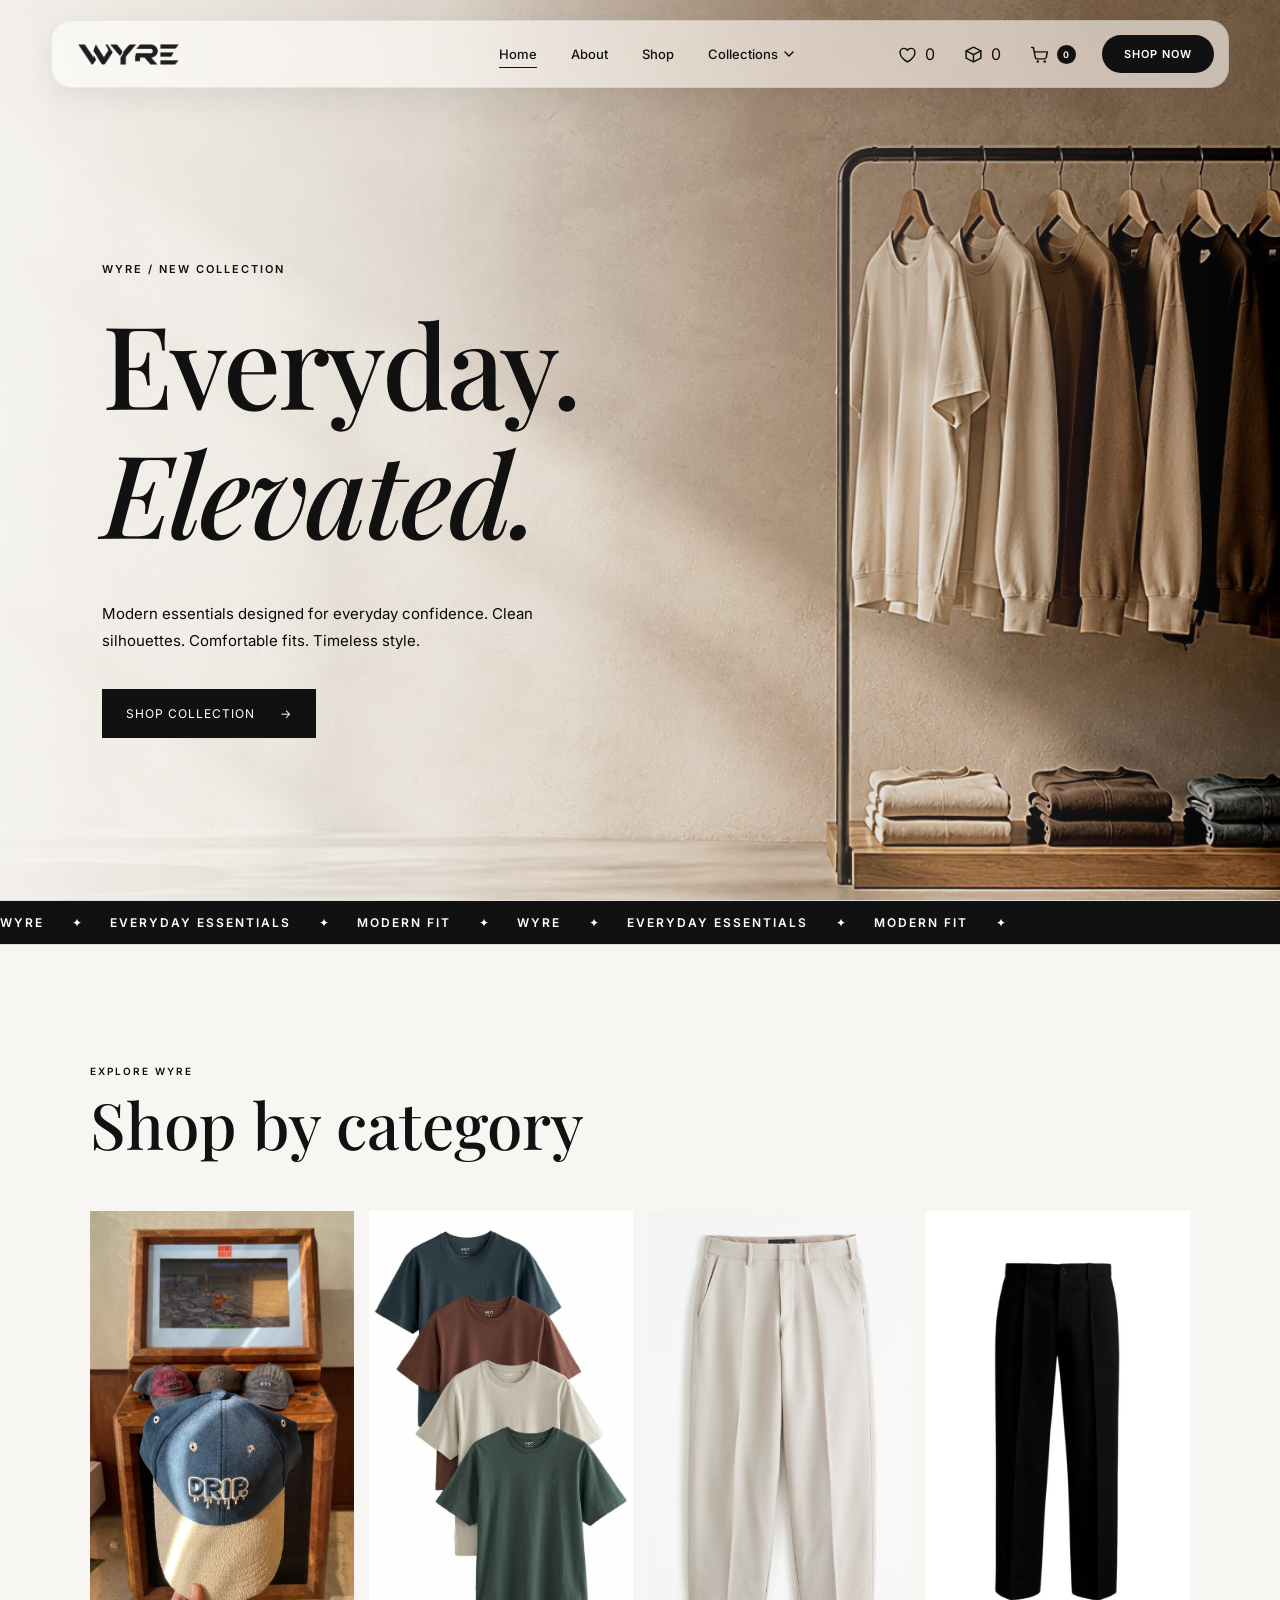
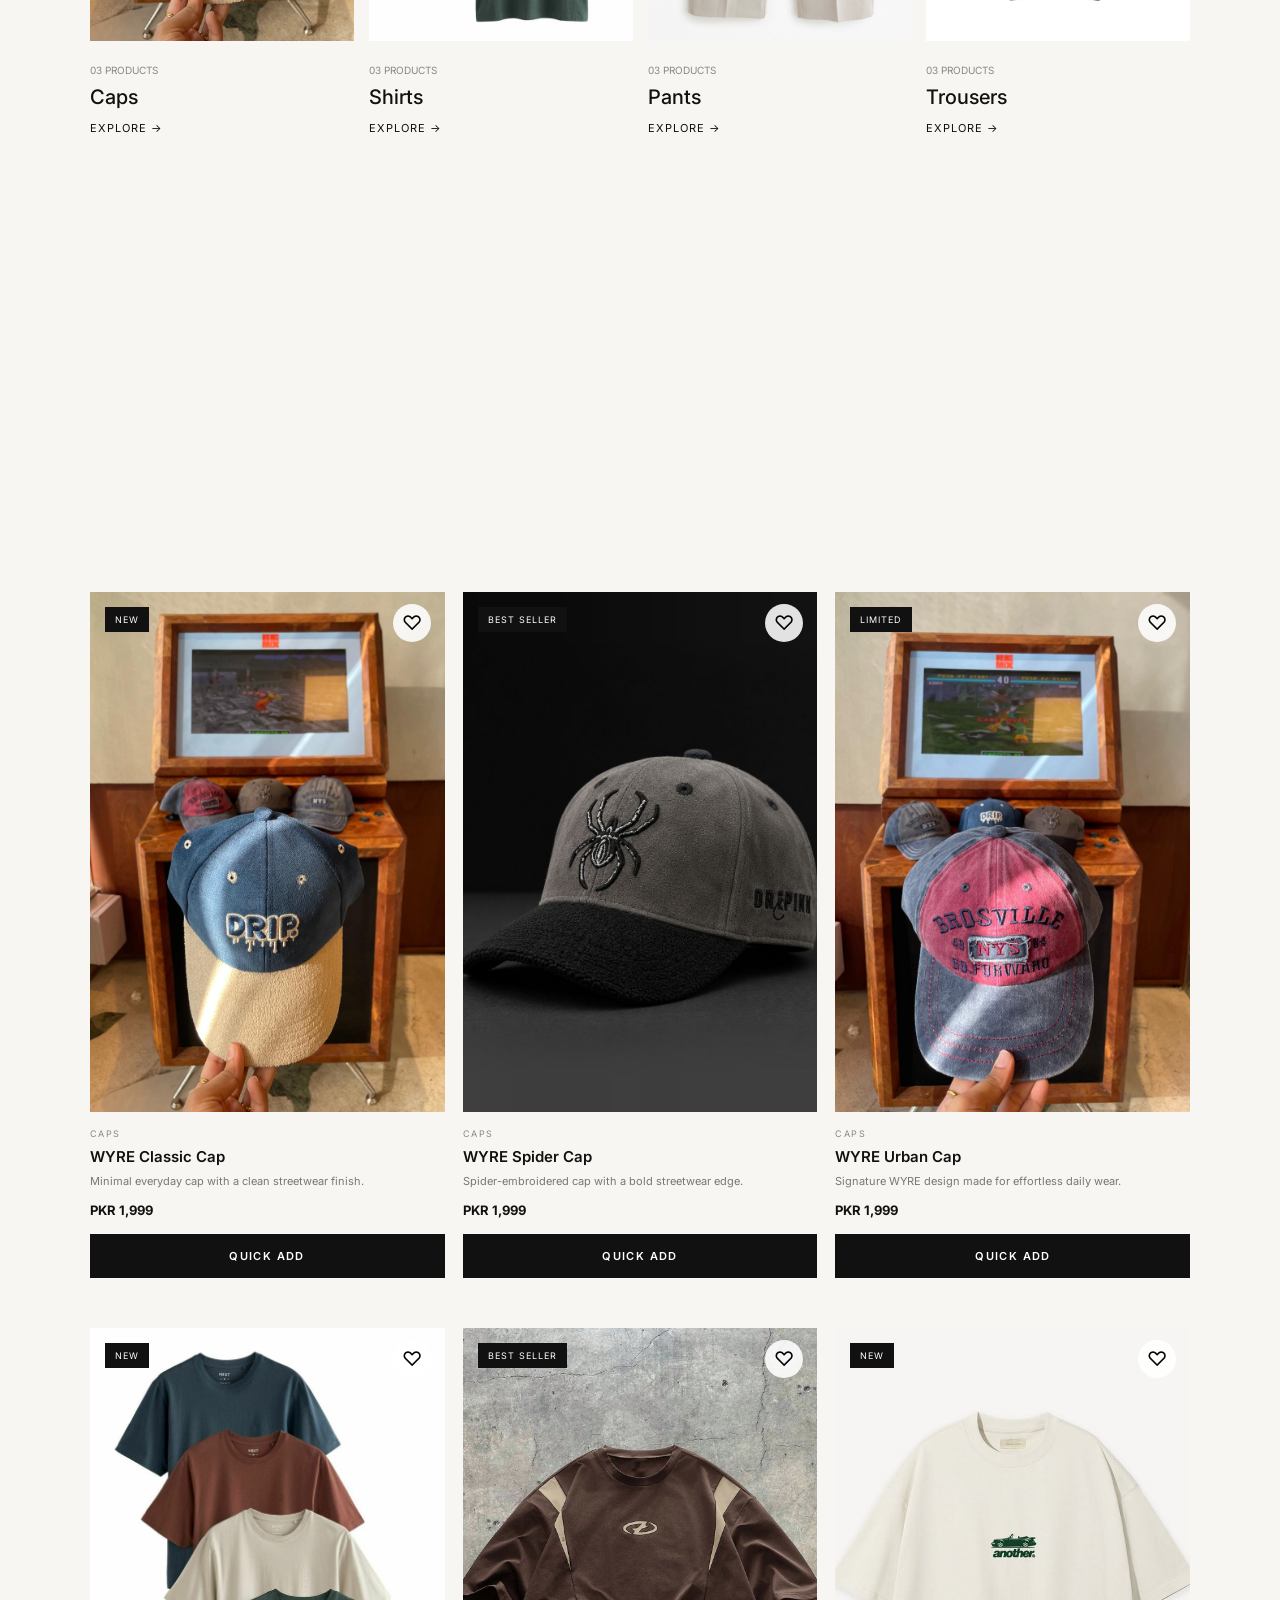
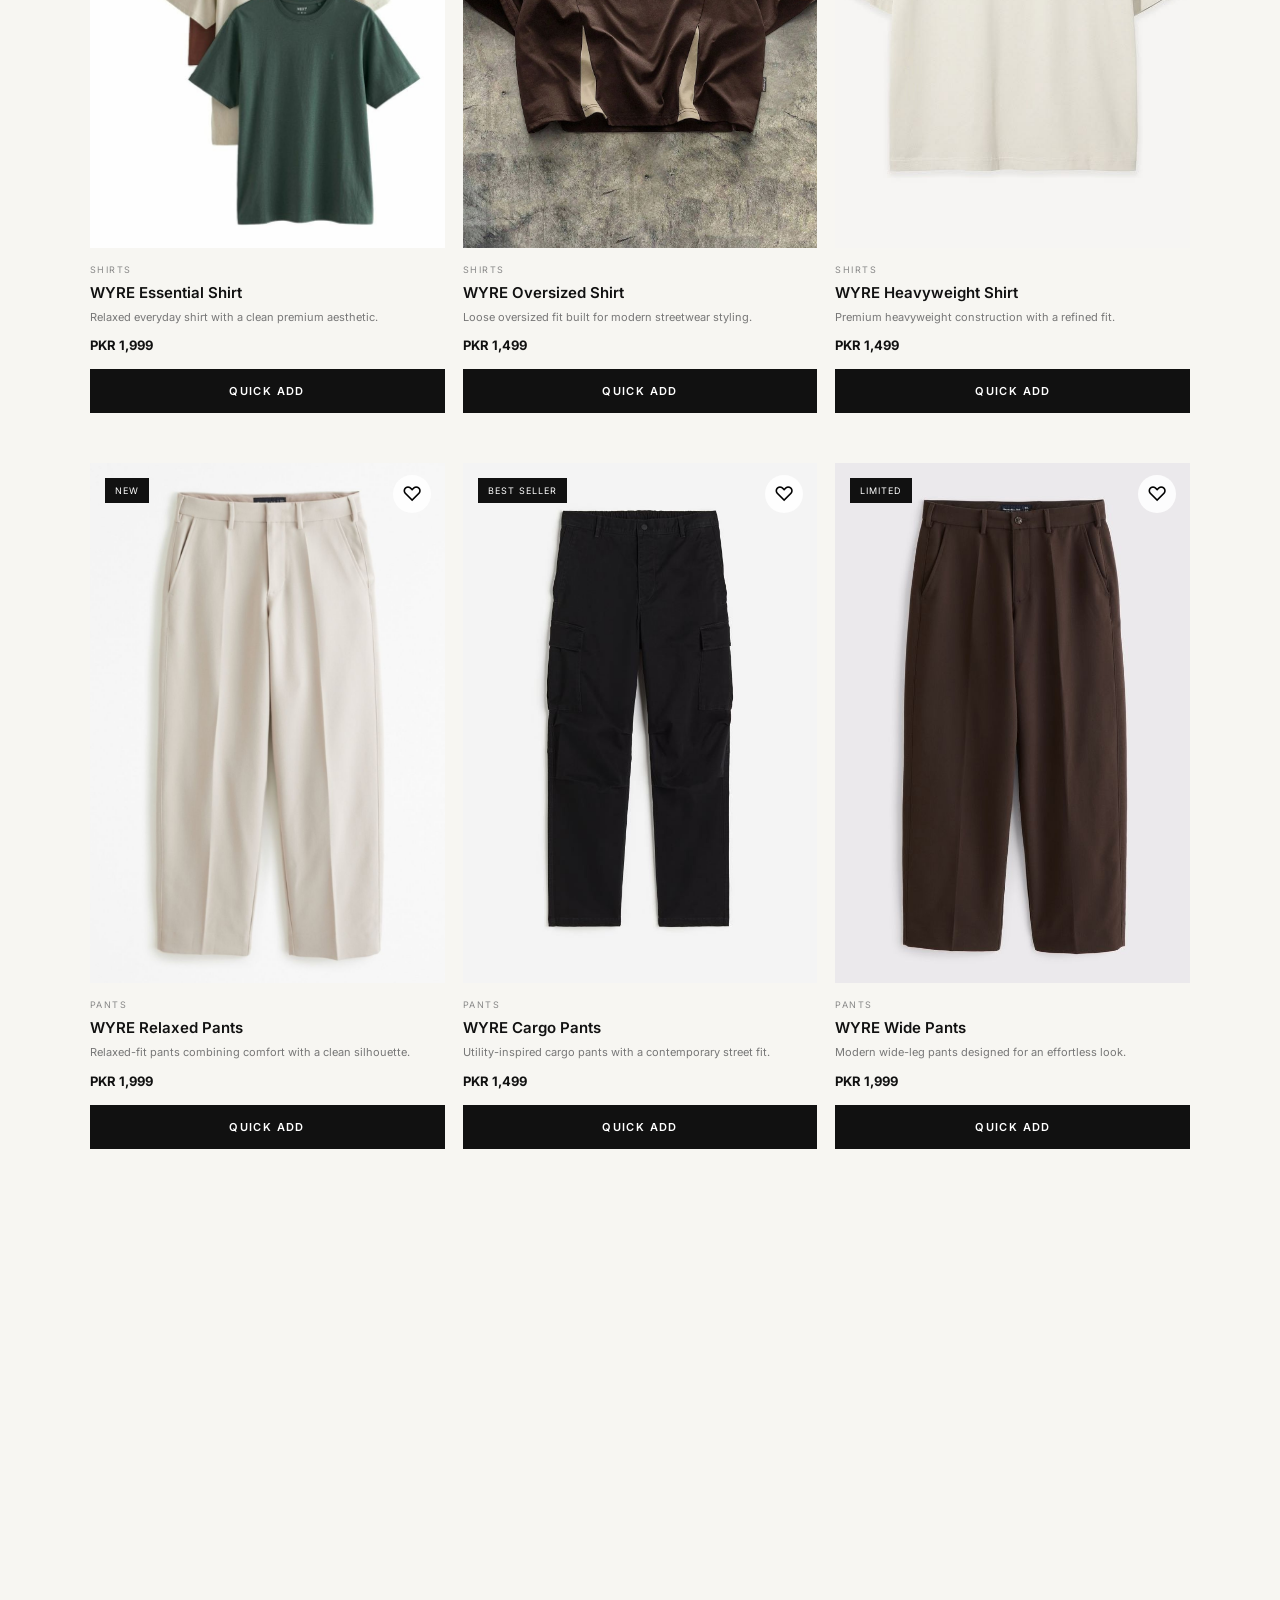
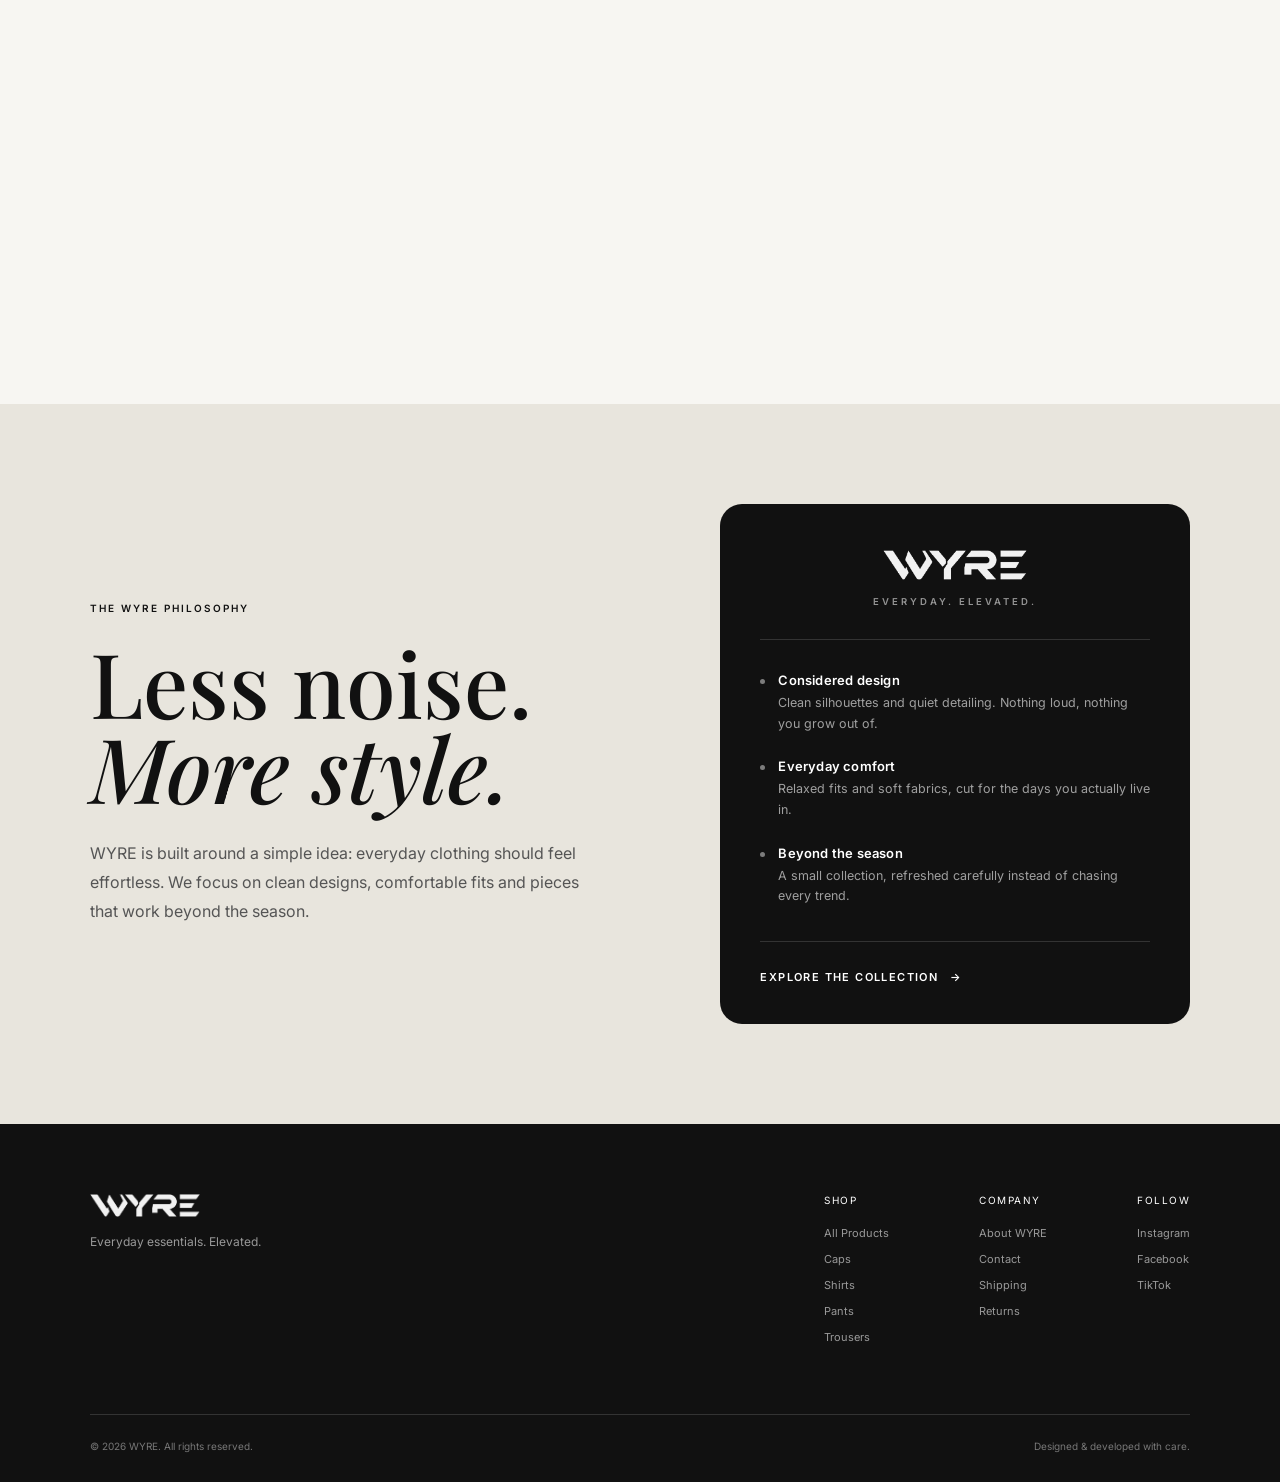
<file: index.html>
<!DOCTYPE html>
<html lang="en">

<head>
    <meta charset="UTF-8">
    <meta name="viewport" content="width=device-width, initial-scale=1.0">

    <title>WYRE — Everyday. Elevated.</title>

    <meta name="description"
        content="WYRE — modern essentials designed for everyday wear. Explore our collection of caps, shirts, pants and trousers.">

    <!-- Google Fonts -->
    <link rel="preconnect" href="https://fonts.googleapis.com">
    <link rel="preconnect" href="https://fonts.gstatic.com" crossorigin>

    <link
        href="https://fonts.googleapis.com/css2?family=Inter:wght@400;500;600;700&family=Playfair+Display:wght@500;600;700&display=swap"
        rel="stylesheet">

    <!-- CSS -->
    <link rel="stylesheet" href="style.css">
</head>


<body>


    <!-- ================= NAVBAR ================= -->

    <header class="navbar">

        <div class="nav-shell">

            <div class="nav-container">

                <!-- Logo -->
                <a href="#home" class="logo" aria-label="WYRE — home">
                    <img src="wyre-logo-dark.png" alt="WYRE"
                        width="946" height="197">
                </a>


                <!-- Desktop Navigation -->

                <nav class="nav-links" id="navLinks">

                    <a href="#home" class="nav-link active">
                        Home
                    </a>

                    <a href="#about" class="nav-link">
                        About
                    </a>

                    <a href="#shop" class="nav-link">
                        Shop
                    </a>


                    <!-- Collections: mega menu -->

                    <div class="nav-item" data-nav-item>

                        <button type="button" class="nav-link nav-trigger"
                            aria-expanded="false" aria-controls="megaCollections"
                            data-nav-target="#collections">

                            <span class="nav-trigger-label">
                                Collections
                            </span>

                            <svg class="nav-caret" width="10" height="6"
                                viewBox="0 0 10 6" fill="none"
                                aria-hidden="true">

                                <path d="M1 1L5 5L9 1"
                                    stroke="currentColor"
                                    stroke-width="1.5"
                                    stroke-linecap="round"
                                    stroke-linejoin="round" />

                            </svg>

                        </button>


                        <div class="mega" id="megaCollections">

                            <div class="mega-main">

                                <p class="mega-label">
                                    SHOP BY CATEGORY
                                </p>

                                <div class="mega-grid">

                                    <a href="#shop"
                                        class="mega-item"
                                        data-nav-filter="caps">

                                        <span class="mega-dot"
                                            style="--dot:#2e2c28"></span>

                                        <span class="mega-text">
                                            <strong>Caps</strong>

                                            <em>
                                                Structured fits, clean logos,
                                                built for daily wear.
                                            </em>
                                        </span>

                                    </a>


                                    <a href="#shop"
                                        class="mega-item"
                                        data-nav-filter="shirts">

                                        <span class="mega-dot"
                                            style="--dot:#3f4a63"></span>

                                        <span class="mega-text">
                                            <strong>Shirts</strong>

                                            <em>
                                                Soft cottons that work on their
                                                own or layered.
                                            </em>
                                        </span>

                                    </a>


                                    <a href="#shop"
                                        class="mega-item"
                                        data-nav-filter="pants">

                                        <span class="mega-dot"
                                            style="--dot:#7d6a55"></span>

                                        <span class="mega-text">
                                            <strong>Pants</strong>

                                            <em>
                                                Relaxed through the leg, tidy at
                                                the hem.
                                            </em>
                                        </span>

                                    </a>


                                    <a href="#shop"
                                        class="mega-item"
                                        data-nav-filter="trousers">

                                        <span class="mega-dot"
                                            style="--dot:#55645c"></span>

                                        <span class="mega-text">
                                            <strong>Trousers</strong>

                                            <em>
                                                Sharper cuts for days you want
                                                to dress it up.
                                            </em>
                                        </span>

                                    </a>

                                </div>


                                <a href="#shop"
                                    class="mega-all"
                                    data-nav-filter="all">

                                    View all products

                                </a>

                            </div>


                            <a href="#shop"
                                class="mega-feature"
                                data-nav-filter="all">

                                <img src="cap-1.jpg"
                                    alt="WYRE new collection">

                                <span class="mega-feature-text">

                                    <strong>
                                        Everyday. Elevated.
                                    </strong>

                                    <em>
                                        Modern essentials in one small,
                                        careful collection.
                                    </em>

                                </span>

                            </a>

                        </div>

                    </div>

                </nav>


                <!-- Right Navigation -->

                <div class="nav-actions">


                    <!-- Wishlist -->

                    <button class="cart-button wishlist-open"
                        id="wishlistOpen"
                        aria-label="Open wishlist">

                        <svg width="21" height="21"
                            viewBox="0 0 24 24"
                            fill="none"
                            xmlns="http://www.w3.org/2000/svg">

                            <path
                                d="M12 20.5C12 20.5 3.5 15.5 3.5 9.6C3.5 7 5.5 5 8 5C9.7 5 11.2 6 12 7.4C12.8 6 14.3 5 16 5C18.5 5 20.5 7 20.5 9.6C20.5 15.5 12 20.5 12 20.5Z"
                                stroke="currentColor"
                                stroke-width="1.7"
                                stroke-linecap="round"
                                stroke-linejoin="round" />

                        </svg>

                        <span id="wishlistCount">
                            0
                        </span>

                    </button>


                    <!-- My Orders -->

                    <button class="cart-button orders-open"
                        id="ordersOpen"
                        aria-label="Open my orders">

                        <svg width="21" height="21"
                            viewBox="0 0 24 24"
                            fill="none"
                            xmlns="http://www.w3.org/2000/svg">

                            <path
                                d="M3.6 7.9L12 3.6L20.4 7.9V16.1L12 20.4L3.6 16.1V7.9Z"
                                stroke="currentColor"
                                stroke-width="1.7"
                                stroke-linecap="round"
                                stroke-linejoin="round" />

                            <path
                                d="M3.6 7.9L12 12.2L20.4 7.9"
                                stroke="currentColor"
                                stroke-width="1.7"
                                stroke-linecap="round"
                                stroke-linejoin="round" />

                            <path
                                d="M12 12.2V20.4"
                                stroke="currentColor"
                                stroke-width="1.7"
                                stroke-linecap="round"
                                stroke-linejoin="round" />

                        </svg>

                        <span id="ordersCount">
                            0
                        </span>

                    </button>


                    <!-- Cart -->

                    <button class="cart-button"
                        id="cartOpen"
                        aria-label="Open shopping cart">

                        <svg width="21" height="21"
                            viewBox="0 0 24 24"
                            fill="none"
                            xmlns="http://www.w3.org/2000/svg">

                            <path
                                d="M3 4H5L7.2 15.2C7.4 16.2 8.3 17 9.3 17H17.5C18.5 17 19.4 16.3 19.7 15.3L21 9H6"
                                stroke="currentColor"
                                stroke-width="1.7"
                                stroke-linecap="round"
                                stroke-linejoin="round" />

                            <circle cx="10" cy="20" r="1.4"
                                fill="currentColor" />

                            <circle cx="18" cy="20" r="1.4"
                                fill="currentColor" />

                        </svg>

                        <span id="cartCount">
                            0
                        </span>

                    </button>


                    <!-- CTA -->

                    <a href="#shop" class="nav-cta">
                        Shop now
                    </a>


                    <!-- Mobile Menu -->

                    <button class="mobile-menu-btn"
                        id="menuToggle"
                        aria-label="Open menu"
                        aria-expanded="false">

                        <span></span>
                        <span></span>
                        <span></span>

                    </button>

                </div>

            </div>

        </div>

    </header>



    <!-- ================= MAIN ================= -->

    <main>


        <!-- ================= HERO ================= -->

        <section class="hero" id="home">

            <div class="hero-media">

                <img
                    src="hero-wy.jpg"
                    alt="WYRE Fashion Collection"
                    class="hero-image">

            </div>


            <div class="hero-content reveal">

                <span class="hero-small">
                    WYRE / NEW COLLECTION
                </span>

                <h1>

                    <span class="hero-line">
                        Everyday.
                    </span>

                    <span class="hero-line">
                        <em>Elevated.</em>
                    </span>

                </h1>

                <p>
                    Modern essentials designed for everyday confidence.
                    Clean silhouettes. Comfortable fits. Timeless style.
                </p>

                <a href="#shop" class="primary-btn">

                    Shop Collection

                    <span>
                        →
                    </span>

                </a>

            </div>

        </section>



        <!-- ================= WYRE MARQUEE ================= -->

        <section class="wyre-marquee">

            <div class="wyre-marquee-track">

                <span>
                    WYRE
                </span>

                <i>
                    ✦
                </i>

                <span>
                    EVERYDAY ESSENTIALS
                </span>

                <i>
                    ✦
                </i>

                <span>
                    MODERN FIT
                </span>

                <i>
                    ✦
                </i>

                <span>
                    WYRE
                </span>

                <i>
                    ✦
                </i>

                <span>
                    EVERYDAY ESSENTIALS
                </span>

                <i>
                    ✦
                </i>

                <span>
                    MODERN FIT
                </span>

                <i>
                    ✦
                </i>

            </div>

        </section>



        <!-- ================= COLLECTIONS ================= -->

        <section class="collections-section"
            id="collections">

            <div class="section-heading reveal">

                <p>
                    EXPLORE WYRE
                </p>

                <h2>
                    Shop by category
                </h2>

            </div>


            <div class="category-grid">


                <!-- CAPS -->

                <a href="#shop"
                    class="category-card reveal"
                    data-category-link="caps">

                    <div class="category-image">

                        <img
                            src="cap-1.jpg"
                            alt="WYRE Caps">

                    </div>

                    <div class="category-content">

                        <span>
                            03 PRODUCTS
                        </span>

                        <h3>
                            Caps
                        </h3>

                        <div>
                            Explore →
                        </div>

                    </div>

                </a>



                <!-- SHIRTS -->

                <a href="#shop"
                    class="category-card reveal"
                    data-category-link="shirts">

                    <div class="category-image">

                        <img
                            src="shirt-1.jpg"
                            alt="WYRE Shirts">

                    </div>

                    <div class="category-content">

                        <span>
                            03 PRODUCTS
                        </span>

                        <h3>
                            Shirts
                        </h3>

                        <div>
                            Explore →
                        </div>

                    </div>

                </a>



                <!-- PANTS -->

                <a href="#shop"
                    class="category-card reveal"
                    data-category-link="pants">

                    <div class="category-image">

                        <img
                            src="pants-1.jpg"
                            alt="WYRE Pants">

                    </div>

                    <div class="category-content">

                        <span>
                            03 PRODUCTS
                        </span>

                        <h3>
                            Pants
                        </h3>

                        <div>
                            Explore →
                        </div>

                    </div>

                </a>



                <!-- TROUSERS -->

                <a href="#shop"
                    class="category-card reveal"
                    data-category-link="trousers">

                    <div class="category-image">

                        <img
                            src="trouser-1.jpg"
                            alt="WYRE Trousers">

                    </div>

                    <div class="category-content">

                        <span>
                            03 PRODUCTS
                        </span>

                        <h3>
                            Trousers
                        </h3>

                        <div>
                            Explore →
                        </div>

                    </div>

                </a>

            </div>

        </section>



        <!-- ================= PRODUCTS ================= -->

        <section class="products-section"
            id="shop">

            <div class="section-heading reveal">

                <p>
                    SHOP WYRE
                </p>

                <h2>
                    Latest collection
                </h2>

            </div>


            <!-- Filters -->

            <div class="category-filter reveal">

                <button
                    class="filter-btn active"
                    data-filter="all">

                    All

                </button>

                <button
                    class="filter-btn"
                    data-filter="caps">

                    Caps

                </button>

                <button
                    class="filter-btn"
                    data-filter="shirts">

                    Shirts

                </button>

                <button
                    class="filter-btn"
                    data-filter="pants">

                    Pants

                </button>

                <button
                    class="filter-btn"
                    data-filter="trousers">

                    Trousers

                </button>

            </div>



            <!-- Product Grid -->

            <div class="product-grid">


                <!-- ================= CAPS ================= -->


                <!-- Cap 1 -->

                <article
                    class="product-card reveal"
                    data-category="caps"
                    data-images="cap-1.jpg,cap-1-b.jpg,cap-1-c.jpg">

                    <div class="product-image">

                        <img
                            src="cap-1.jpg"
                            alt="WYRE Classic Cap">

                        <span class="product-tag">
                            NEW
                        </span>

                        <button
                            class="wishlist-btn"
                            aria-label="Add WYRE Classic Cap to wishlist">

                            ♡

                        </button>

                    </div>


                    <div class="product-info">

                        <span>
                            CAPS
                        </span>

                        <h3>
                            WYRE Classic Cap
                        </h3>

                        <p>
                            Minimal everyday cap with a clean streetwear finish.
                        </p>

                        <strong>
                            PKR 1,999
                        </strong>

                        <button
                            class="quick-add"
                            data-name="WYRE Classic Cap"
                            data-price="1999"
                            data-image="cap-1.jpg">

                            Quick Add

                        </button>

                    </div>

                </article>



                <!-- Cap 2 -->

                <article
                    class="product-card reveal"
                    data-category="caps"
                    data-images="cap-2.jpg,cap-2-b.jpg,cap-2-c.jpg">

                    <div class="product-image">

                        <img
                            src="cap-2.jpg"
                            alt="WYRE Spider Cap">

                        <span class="product-tag">
                            BEST SELLER
                        </span>

                        <button
                            class="wishlist-btn"
                            aria-label="Add WYRE Spider Cap to wishlist">

                            ♡

                        </button>

                    </div>


                    <div class="product-info">

                        <span>
                            CAPS
                        </span>

                        <h3>
                            WYRE Spider Cap
                        </h3>

                        <p>
                            Spider-embroidered cap with a bold streetwear edge.
                        </p>

                        <strong>
                            PKR 1,999
                        </strong>

                        <button
                            class="quick-add"
                            data-name="WYRE Spider Cap"
                            data-price="1999"
                            data-image="cap-2.jpg">

                            Quick Add

                        </button>

                    </div>

                </article>



                <!-- Cap 3 -->

                <article
                    class="product-card reveal"
                    data-category="caps"
                    data-images="cap-3.jpg,cap-3-b.jpg,cap-3-c.jpg">

                    <div class="product-image">

                        <img
                            src="cap-3.jpg"
                            alt="WYRE Urban Cap">

                        <span class="product-tag">
                            LIMITED
                        </span>

                        <button
                            class="wishlist-btn"
                            aria-label="Add WYRE Urban Cap to wishlist">

                            ♡

                        </button>

                    </div>


                    <div class="product-info">

                        <span>
                            CAPS
                        </span>

                        <h3>
                            WYRE Urban Cap
                        </h3>

                        <p>
                            Signature WYRE design made for effortless daily wear.
                        </p>

                        <strong>
                            PKR 1,999
                        </strong>

                        <button
                            class="quick-add"
                            data-name="WYRE Urban Cap"
                            data-price="1999"
                            data-image="cap-3.jpg">

                            Quick Add

                        </button>

                    </div>

                </article>



                <!-- ================= SHIRTS ================= -->


                <!-- Shirt 1 -->

                <article
                    class="product-card reveal"
                    data-category="shirts"
                    data-colors="Navy|#22384a,Rust|#8b4a34,Cream|#e6e0d2,Green|#3f5c4c">

                    <div class="product-image">

                        <img
                            src="shirt-1.jpg"
                            alt="WYRE Essential Shirt">

                        <span class="product-tag">
                            NEW
                        </span>

                        <button
                            class="wishlist-btn"
                            aria-label="Add WYRE Essential Shirt to wishlist">

                            ♡

                        </button>

                    </div>


                    <div class="product-info">

                        <span>
                            SHIRTS
                        </span>

                        <h3>
                            WYRE Essential Shirt
                        </h3>

                        <p>
                            Relaxed everyday shirt with a clean premium aesthetic.
                        </p>

                        <strong>
                            PKR 1,999
                        </strong>

                        <button
                            class="quick-add"
                            data-name="WYRE Essential Shirt"
                            data-price="1999"
                            data-image="shirt-1.jpg">

                            Quick Add

                        </button>

                    </div>

                </article>



                <!-- Shirt 2 -->

                <article
                    class="product-card reveal"
                    data-category="shirts">

                    <div class="product-image">

                        <img
                            src="shirt-2.jpg"
                            alt="WYRE Oversized Shirt">

                        <span class="product-tag">
                            BEST SELLER
                        </span>

                        <button
                            class="wishlist-btn"
                            aria-label="Add WYRE Oversized Shirt to wishlist">

                            ♡

                        </button>

                    </div>


                    <div class="product-info">

                        <span>
                            SHIRTS
                        </span>

                        <h3>
                            WYRE Oversized Shirt
                        </h3>

                        <p>
                            Loose oversized fit built for modern streetwear styling.
                        </p>

                        <strong>
                            PKR 1,499
                        </strong>

                        <button
                            class="quick-add"
                            data-name="WYRE Oversized Shirt"
                            data-price="1499"
                            data-image="shirt-2.jpg">

                            Quick Add

                        </button>

                    </div>

                </article>



                <!-- Shirt 3 -->

                <article
                    class="product-card reveal"
                    data-category="shirts"
                    data-colors="Cream|#ece7db,Black|#1b1b1b,Olive|#4a4f3c">

                    <div class="product-image">

                        <img
                            src="shirt-3.jpg"
                            alt="WYRE Heavyweight Shirt">

                        <span class="product-tag">
                            NEW
                        </span>

                        <button
                            class="wishlist-btn"
                            aria-label="Add WYRE Heavyweight Shirt to wishlist">

                            ♡

                        </button>

                    </div>


                    <div class="product-info">

                        <span>
                            SHIRTS
                        </span>

                        <h3>
                            WYRE Heavyweight Shirt
                        </h3>

                        <p>
                            Premium heavyweight construction with a refined fit.
                        </p>

                        <strong>
                            PKR 1,499
                        </strong>

                        <button
                            class="quick-add"
                            data-name="WYRE Heavyweight Shirt"
                            data-price="1499"
                            data-image="shirt-3.jpg">

                            Quick Add

                        </button>

                    </div>

                </article>



                <!-- ================= PANTS ================= -->


                <!-- Pants 1 -->

                <article
                    class="product-card reveal"
                    data-category="pants"
                    data-colors="Stone|#cfc7b8|pants-1.jpg,Black|#1b1b1b|pants-1-black.jpg,Charcoal|#3c3c3a|pants-1-charcoal.jpg">

                    <div class="product-image">

                        <img
                            src="pants-1.jpg"
                            alt="WYRE Relaxed Pants">

                        <span class="product-tag">
                            NEW
                        </span>

                        <button
                            class="wishlist-btn"
                            aria-label="Add WYRE Relaxed Pants to wishlist">

                            ♡

                        </button>

                    </div>


                    <div class="product-info">

                        <span>
                            PANTS
                        </span>

                        <h3>
                            WYRE Relaxed Pants
                        </h3>

                        <p>
                            Relaxed-fit pants combining comfort with a clean silhouette.
                        </p>

                        <strong>
                            PKR 1,999
                        </strong>

                        <button
                            class="quick-add"
                            data-name="WYRE Relaxed Pants"
                            data-price="1999"
                            data-image="pants-1.jpg">

                            Quick Add

                        </button>

                    </div>

                </article>



                <!-- Pants 2 -->

                <article
                    class="product-card reveal"
                    data-category="pants"
                    data-colors="Khaki|#a89575,Black|#1b1b1b,Olive|#4a4f3c">

                    <div class="product-image">

                        <img
                            src="pants-2.jpg"
                            alt="WYRE Cargo Pants">

                        <span class="product-tag">
                            BEST SELLER
                        </span>

                        <button
                            class="wishlist-btn"
                            aria-label="Add WYRE Cargo Pants to wishlist">

                            ♡

                        </button>

                    </div>


                    <div class="product-info">

                        <span>
                            PANTS
                        </span>

                        <h3>
                            WYRE Cargo Pants
                        </h3>

                        <p>
                            Utility-inspired cargo pants with a contemporary street fit.
                        </p>

                        <strong>
                            PKR 1,499
                        </strong>

                        <button
                            class="quick-add"
                            data-name="WYRE Cargo Pants"
                            data-price="1499"
                            data-image="pants-2.jpg">

                            Quick Add

                        </button>

                    </div>

                </article>



                <!-- Pants 3 -->

                <article
                    class="product-card reveal"
                    data-category="pants"
                    data-colors="Beige|#d9cfbc,Black|#1b1b1b,Grey|#8a8780">

                    <div class="product-image">

                        <img
                            src="pants-3.jpg"
                            alt="WYRE Wide Pants">

                        <span class="product-tag">
                            LIMITED
                        </span>

                        <button
                            class="wishlist-btn"
                            aria-label="Add WYRE Wide Pants to wishlist">

                            ♡

                        </button>

                    </div>


                    <div class="product-info">

                        <span>
                            PANTS
                        </span>

                        <h3>
                            WYRE Wide Pants
                        </h3>

                        <p>
                            Modern wide-leg pants designed for an effortless look.
                        </p>

                        <strong>
                            PKR 1,999
                        </strong>

                        <button
                            class="quick-add"
                            data-name="WYRE Wide Pants"
                            data-price="1999"
                            data-image="pants-3.jpg">

                            Quick Add

                        </button>

                    </div>

                </article>



                <!-- ================= TROUSERS ================= -->


                <!-- Trouser 1 -->

                <article
                    class="product-card reveal"
                    data-category="trousers"
                    data-colors="Black|#1b1b1b,Charcoal|#3c3c3a,Navy|#22384a">

                    <div class="product-image">

                        <img
                            src="trouser-1.jpg"
                            alt="WYRE Classic Trousers">

                        <span class="product-tag">
                            NEW
                        </span>

                        <button
                            class="wishlist-btn"
                            aria-label="Add WYRE Classic Trousers to wishlist">

                            ♡

                        </button>

                    </div>


                    <div class="product-info">

                        <span>
                            TROUSERS
                        </span>

                        <h3>
                            WYRE Classic Trousers
                        </h3>

                        <p>
                            Sharp classic trousers with a modern everyday fit.
                        </p>

                        <strong>
                            PKR 1,799
                        </strong>

                        <button
                            class="quick-add"
                            data-name="WYRE Classic Trousers"
                            data-price="1799"
                            data-image="trouser-1.jpg">

                            Quick Add

                        </button>

                    </div>

                </article>



                <!-- Trouser 2 -->

                <article
                    class="product-card reveal"
                    data-category="trousers"
                    data-colors="Sand|#c9b99c,Black|#1b1b1b,Grey|#8a8780">

                    <div class="product-image">

                        <img
                            src="trouser-2.jpg"
                            alt="WYRE Tailored Trousers">

                        <span class="product-tag">
                            BEST SELLER
                        </span>

                        <button
                            class="wishlist-btn"
                            aria-label="Add WYRE Tailored Trousers to wishlist">

                            ♡

                        </button>

                    </div>


                    <div class="product-info">

                        <span>
                            TROUSERS
                        </span>

                        <h3>
                            WYRE Tailored Trousers
                        </h3>

                        <p>
                            Tailored trousers with a clean, relaxed fit.
                        </p>

                        <strong>
                            PKR 1,999
                        </strong>

                        <button
                            class="quick-add"
                            data-name="WYRE Tailored Trousers"
                            data-price="1999"
                            data-image="trouser-2.jpg">

                            Quick Add

                        </button>

                    </div>

                </article>



                <!-- Trouser 3 -->

                <article
                    class="product-card reveal"
                    data-category="trousers"
                    data-colors="Brown|#6b4f3a,Black|#1b1b1b,Cream|#e6e0d2">

                    <div class="product-image">

                        <img
                            src="trouser-3.jpg"
                            alt="WYRE Relaxed Trousers">

                        <span class="product-tag">
                            NEW
                        </span>

                        <button
                            class="wishlist-btn"
                            aria-label="Add WYRE Relaxed Trousers to wishlist">

                            ♡

                        </button>

                    </div>


                    <div class="product-info">

                        <span>
                            TROUSERS
                        </span>

                        <h3>
                            WYRE Relaxed Trousers
                        </h3>

                        <p>
                            Relaxed trousers offering comfort with a polished finish.
                        </p>

                        <strong>
                            PKR 1,499
                        </strong>

                        <button
                            class="quick-add"
                            data-name="WYRE Relaxed Trousers"
                            data-price="1499"
                            data-image="trouser-3.jpg">

                            Quick Add

                        </button>

                    </div>

                </article>


            </div>

        </section>



        <!-- ================= BRAND STORY ================= -->

        <section class="brand-story"
            id="about">

            <div class="brand-story-inner reveal">

                <span>
                    THE WYRE PHILOSOPHY
                </span>

                <h2>
                    Less noise.
                    <br>
                    <em>More style.</em>
                </h2>

                <p>
                    WYRE is built around a simple idea:
                    everyday clothing should feel effortless.
                    We focus on clean designs, comfortable fits
                    and pieces that work beyond the season.
                </p>

            </div>


            <!-- Brand card -->

            <aside class="brand-card reveal">

                <div class="brand-card-top">

                    <img
                        src="wyre-logo-light.png"
                        alt="WYRE"
                        width="946"
                        height="197"
                        class="brand-card-logo">

                    <span class="brand-card-tag">
                        EVERYDAY. ELEVATED.
                    </span>

                </div>


                <ul class="brand-pillars">

                    <li>

                        <strong>
                            Considered design
                        </strong>

                        <span>
                            Clean silhouettes and quiet detailing.
                            Nothing loud, nothing you grow out of.
                        </span>

                    </li>


                    <li>

                        <strong>
                            Everyday comfort
                        </strong>

                        <span>
                            Relaxed fits and soft fabrics, cut for
                            the days you actually live in.
                        </span>

                    </li>


                    <li>

                        <strong>
                            Beyond the season
                        </strong>

                        <span>
                            A small collection, refreshed carefully
                            instead of chasing every trend.
                        </span>

                    </li>

                </ul>


                <a href="#shop"
                    class="brand-card-link">

                    Explore the collection

                    <span>
                        &rarr;
                    </span>

                </a>

            </aside>

        </section>


    </main>



    <!-- ================= CART DRAWER ================= -->

    <div class="cart-overlay"
        id="cartOverlay">
    </div>


    <aside class="cart-drawer"
        id="cartDrawer">

        <div class="cart-header">

            <div>

                <span>
                    YOUR BAG
                </span>

                <h3>
                    Shopping Cart
                </h3>

            </div>


            <button
                id="cartClose"
                class="cart-close"
                aria-label="Close cart">

                ×

            </button>

        </div>


        <div
            class="cart-items"
            id="cartItems">

            <!-- Cart items inserted by JavaScript -->

        </div>


        <div class="cart-footer">

            <div class="cart-total">

                <span>
                    Subtotal
                </span>

                <strong id="cartTotal">
                    PKR 0
                </strong>

            </div>


            <button
                class="checkout-btn"
                id="checkoutBtn">

                Checkout

                <span>
                    →
                </span>

            </button>

        </div>

    </aside>



    <!-- ================= FOOTER ================= -->

    <footer class="footer">

        <div class="footer-main">


            <div class="footer-brand">

                <a href="#home"
                    class="footer-logo"
                    aria-label="WYRE — home">

                    <img
                        src="wyre-logo-light.png"
                        alt="WYRE"
                        width="946"
                        height="197">

                </a>

                <p>
                    Everyday essentials.
                    Elevated.
                </p>

            </div>


            <div class="footer-links">


                <div>

                    <span>
                        SHOP
                    </span>

                    <a href="#shop">
                        All Products
                    </a>

                    <a href="#shop">
                        Caps
                    </a>

                    <a href="#shop">
                        Shirts
                    </a>

                    <a href="#shop">
                        Pants
                    </a>

                    <a href="#shop">
                        Trousers
                    </a>

                </div>


                <div>

                    <span>
                        COMPANY
                    </span>

                    <a href="#about">
                        About WYRE
                    </a>

                    <a href="#">
                        Contact
                    </a>

                    <a href="#">
                        Shipping
                    </a>

                    <a href="#">
                        Returns
                    </a>

                </div>


                <div>

                    <span>
                        FOLLOW
                    </span>

                    <a href="#">
                        Instagram
                    </a>

                    <a href="#">
                        Facebook
                    </a>

                    <a href="#">
                        TikTok
                    </a>

                </div>

            </div>

        </div>


        <div class="footer-bottom">

            <p>
                © 2026 WYRE. All rights reserved.
            </p>

            <p>
                Designed & developed with care.
            </p>

        </div>

    </footer>



    <!-- ================= JAVASCRIPT ================= -->

    <script src="script.js"></script>

</body>

</html>
</file>
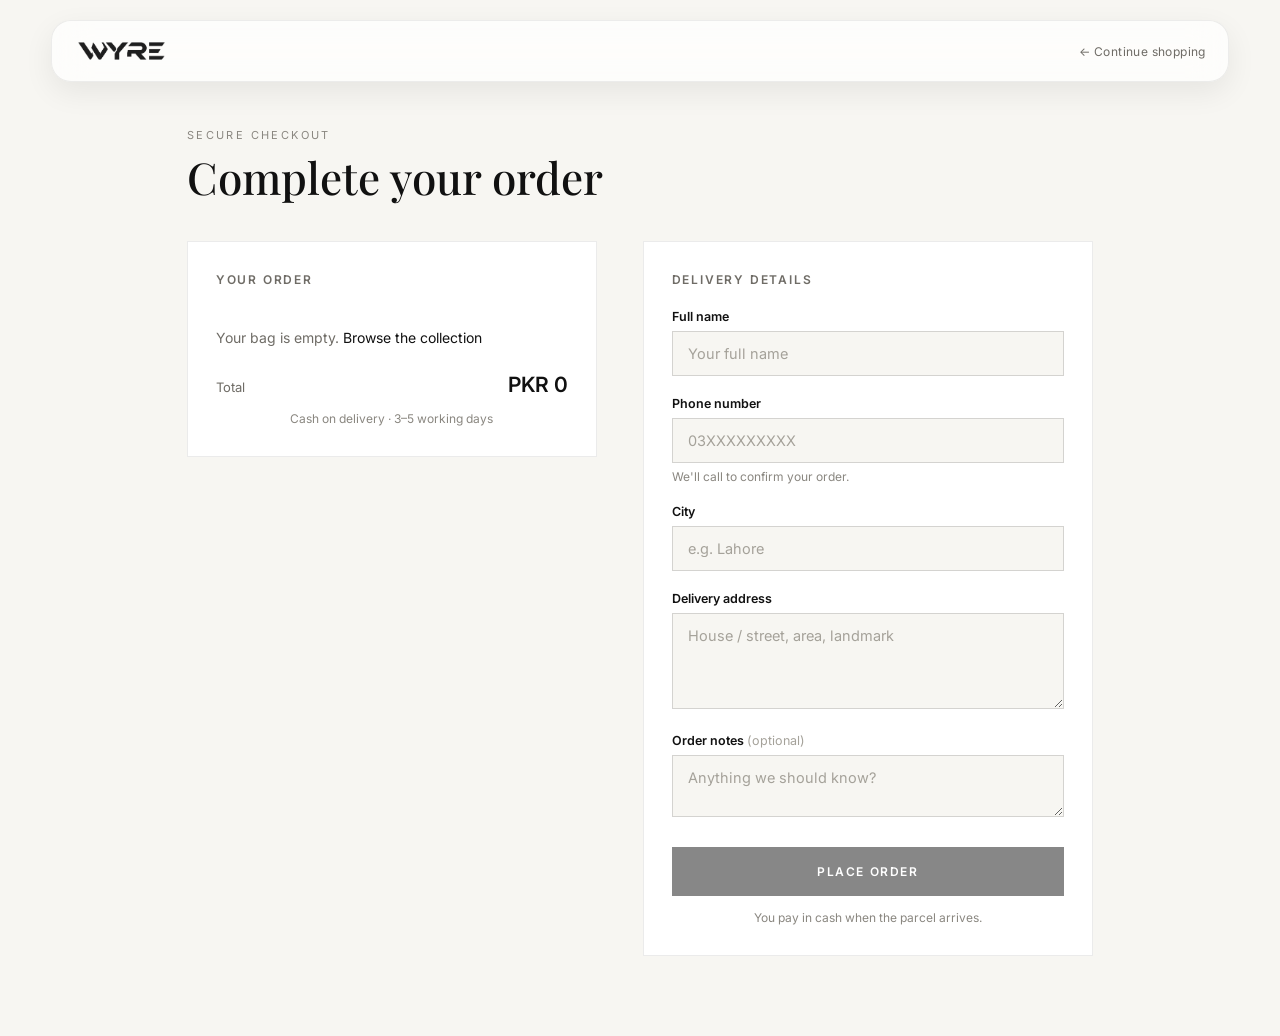
<file: checkout.html>
<!DOCTYPE html>
<html lang="en">

<head>
    <meta charset="UTF-8">
    <meta name="viewport" content="width=device-width, initial-scale=1.0">

    <title>Checkout — WYRE</title>

    <meta name="description"
        content="Complete your WYRE order. Cash on delivery across Pakistan.">

    <link rel="preconnect" href="https://fonts.googleapis.com">
    <link rel="preconnect" href="https://fonts.gstatic.com" crossorigin>

    <link
        href="https://fonts.googleapis.com/css2?family=Inter:wght@400;500;600;700&family=Playfair+Display:wght@500;600;700&display=swap"
        rel="stylesheet">

    <link rel="stylesheet" href="style.css">
</head>


<body class="checkout-page">

    <header class="co-bar">

        <a href="index.html" class="co-logo" aria-label="WYRE — home">
            <img src="wyre-logo-dark.png" alt="WYRE"
                width="946" height="197">
        </a>

        <a href="index.html" class="co-back">
            &larr; Continue shopping
        </a>

    </header>


    <main class="co-wrap">

        <div class="co-head">
            <p>SECURE CHECKOUT</p>
            <h1>Complete your order</h1>
        </div>


        <div class="co-grid">

            <!-- ORDER SUMMARY -->

            <section class="co-summary">

                <h2>Your order</h2>

                <div id="coItems"></div>

                <div class="co-total">
                    <span>Total</span>
                    <strong id="coTotal">PKR 0</strong>
                </div>

                <p class="co-note">
                    Cash on delivery &middot; 3&ndash;5 working days
                </p>

            </section>


            <!-- DELIVERY FORM -->

            <section class="co-form">

                <h2>Delivery details</h2>

                <form id="coForm" novalidate>

                    <div class="co-field">
                        <label for="coName">Full name</label>
                        <input type="text" id="coName" placeholder="Your full name"
                            autocomplete="name">
                        <span class="co-error">Please enter your full name.</span>
                    </div>

                    <div class="co-field">
                        <label for="coPhone">Phone number</label>
                        <input type="tel" id="coPhone" placeholder="03XXXXXXXXX"
                            inputmode="numeric" maxlength="11" autocomplete="tel">
                        <span class="co-hint">We'll call to confirm your order.</span>
                        <span class="co-error">Enter an 11-digit number starting with 03.</span>
                    </div>

                    <div class="co-field">
                        <label for="coCity">City</label>
                        <input type="text" id="coCity" placeholder="e.g. Lahore"
                            autocomplete="address-level2">
                        <span class="co-error">Please enter your city.</span>
                    </div>

                    <div class="co-field">
                        <label for="coAddress">Delivery address</label>
                        <textarea id="coAddress" rows="4"
                            placeholder="House / street, area, landmark"
                            autocomplete="street-address"></textarea>
                        <span class="co-error">Please enter a complete address.</span>
                    </div>

                    <div class="co-field">
                        <label for="coNotes">Order notes <em>(optional)</em></label>
                        <textarea id="coNotes" rows="2"
                            placeholder="Anything we should know?"></textarea>
                    </div>

                    <button type="submit" class="co-submit" id="coSubmit">
                        Place order
                    </button>

                    <p class="co-message" id="coMessage"></p>

                    <p class="co-note">
                        You pay in cash when the parcel arrives.
                    </p>

                </form>

            </section>

        </div>

    </main>



    <!-- ================= ORDER CONFIRMATION ================= -->

    <div class="thanks" id="thanks" aria-hidden="true">

        <div class="thanks-card" role="dialog" aria-modal="true"
            aria-labelledby="thanksTitle">

            <svg class="thanks-bag" viewBox="0 0 64 64" fill="none"
                aria-hidden="true">

                <!-- handle -->

                <path class="bag-handle"
                    d="M25 30V22.5a7 7 0 0 1 14 0V30"
                    stroke="currentColor" stroke-width="2.2"
                    stroke-linecap="round" />


                <!-- item jo bag mein girta hai -->

                <g class="bag-item">
                    <rect x="26" y="3" width="12" height="12" rx="2.8"
                        fill="#3F6B4A" />
                </g>


                <!-- bag ka front: solid fill, taake item peechay chhup jaye -->

                <path class="bag-body"
                    d="M13.5 29.5H50.5L48 55.5A4.2 4.2 0 0 1 43.8 59.3H20.2A4.2 4.2 0 0 1 16 55.5Z"
                    fill="#F7F6F2" stroke="currentColor" stroke-width="2.2"
                    stroke-linejoin="round" />

            </svg>

            <h2 id="thanksTitle">
                Thank you, <span id="thanksName">friend</span>
            </h2>

            <p class="thanks-lede">
                Your order is with us. We'll call you shortly to confirm
                the details before it ships.
            </p>

            <dl class="thanks-meta">

                <div class="thanks-row">
                    <dt>Order number</dt>
                    <dd id="thanksId">&mdash;</dd>
                </div>

                <div class="thanks-row">
                    <dt>Items</dt>
                    <dd id="thanksItems">&mdash;</dd>
                </div>

                <div class="thanks-row">
                    <dt>Pay on delivery</dt>
                    <dd id="thanksTotal">&mdash;</dd>
                </div>

                <div class="thanks-row">
                    <dt>Delivering to</dt>
                    <dd id="thanksCity">&mdash;</dd>
                </div>

            </dl>

            <p class="thanks-note" id="thanksNote">
                Keep the cash ready when the parcel arrives.
                Delivery takes 3&ndash;5 working days.
            </p>

            <div class="thanks-actions">

                <a class="thanks-btn primary" id="thanksHome" href="index.html">
                    BACK TO HOME
                </a>

            </div>

        </div>

    </div>


    <script>
        const FORMSPREE_ENDPOINT = "https://formspree.io/f/xvkoqrna";

        let cart = [];

        try {
            cart = JSON.parse(localStorage.getItem("wyreCart")) || [];
        } catch (e) {
            cart = [];
        }


        function escapeHTML(text) {
            const div = document.createElement("div");
            div.textContent = text;
            return div.innerHTML;
        }


        function renderSummary() {

            const box = document.getElementById("coItems");
            const totalBox = document.getElementById("coTotal");
            let total = 0;

            if (cart.length === 0) {
                box.innerHTML =
                    '<p class="co-empty">Your bag is empty. ' +
                    '<a href="index.html">Browse the collection</a></p>';
                totalBox.textContent = "PKR 0";
                document.getElementById("coSubmit").disabled = true;
                return;
            }

            box.innerHTML = "";

            cart.forEach(function (item) {

                const price = Number(item.price) || 0;
                const qty = Number(item.quantity) || 1;
                total += price * qty;

                const row = document.createElement("div");
                row.className = "co-item";

                row.innerHTML =
                    (item.image
                        ? '<div class="co-thumb"><img src="' +
                          escapeHTML(item.image) + '" alt="' +
                          escapeHTML(item.name) + '"></div>'
                        : '') +
                    '<div class="co-item-info">' +
                        '<strong>' + escapeHTML(item.name) + '</strong>' +
                        '<span>Qty ' + qty + '</span>' +
                    '</div>' +
                    '<span class="co-item-price">PKR ' +
                        (price * qty).toLocaleString() +
                    '</span>';

                box.appendChild(row);
            });

            totalBox.textContent = "PKR " + total.toLocaleString();
            return total;
        }


        const orderTotal = renderSummary();



        /* Order number: WYRE-YYMMDD-XXXX */

        function makeOrderId() {

            const now = new Date();

            const stamp =
                String(now.getFullYear()).slice(2) +
                String(now.getMonth() + 1).padStart(2, "0") +
                String(now.getDate()).padStart(2, "0");

            const random =
                Math.random().toString(36).slice(2, 6).toUpperCase();

            return "WYRE-" + stamp + "-" + random;
        }


        const ORDER_ID = makeOrderId();


        /* Order ki copy device par rakh lo, taake buyer navbar ke
           "My Orders" mein dekh sake ke usne kya liya tha. */

        function saveOrderToHistory(details) {

            try {

                let history =
                    JSON.parse(localStorage.getItem("wyreOrders"));

                if (!Array.isArray(history)) {
                    history = [];
                }

                history.unshift({
                    orderId: details.orderId,
                    placedAt: new Date().toISOString(),
                    city: details.city,
                    total: details.total,
                    items: cart.map(function (item) {
                        return {
                            name: item.name,
                            price: Number(item.price) || 0,
                            quantity: Number(item.quantity) || 1,
                            image: item.image || ""
                        };
                    })
                });

                localStorage.setItem(
                    "wyreOrders",
                    JSON.stringify(history.slice(0, 20))
                );

            } catch (e) { }
        }


        function showThanks(details) {

            const overlay = document.getElementById("thanks");

            document.getElementById("thanksName").textContent =
                details.name.split(" ")[0] || "friend";

            document.getElementById("thanksId").textContent =
                details.orderId;

            document.getElementById("thanksItems").textContent =
                details.count + (details.count === 1 ? " item" : " items");

            document.getElementById("thanksTotal").textContent =
                "PKR " + details.total.toLocaleString();

            document.getElementById("thanksCity").textContent =
                details.city;

            overlay.classList.add("active");
            overlay.setAttribute("aria-hidden", "false");

            document.body.style.overflow = "hidden";

            document.getElementById("thanksHome").focus();
        }


        const fields = {
            name:    { el: coName,    ok: v => v.trim().length >= 3 },
            phone:   { el: coPhone,   ok: v => /^03\d{9}$/.test(v.trim()) },
            city:    { el: coCity,    ok: v => v.trim().length >= 2 },
            address: { el: coAddress, ok: v => v.trim().length >= 10 }
        };

        Object.values(fields).forEach(function (f) {
            f.el.addEventListener("input", function () {
                f.el.closest(".co-field").classList.remove("invalid");
            });
        });


        document.getElementById("coForm")
            .addEventListener("submit", function (event) {

            event.preventDefault();

            let valid = true;

            Object.values(fields).forEach(function (f) {
                if (!f.ok(f.el.value)) {
                    f.el.closest(".co-field").classList.add("invalid");
                    valid = false;
                }
            });

            if (!valid) {
                document.querySelector(".co-field.invalid input, .co-field.invalid textarea")
                    .focus();
                return;
            }

            const button = document.getElementById("coSubmit");
            const message = document.getElementById("coMessage");

            button.disabled = true;
            button.textContent = "Sending order...";
            message.textContent = "";
            message.className = "co-message";

            const itemCount = cart.reduce(function (sum, item) {
                return sum + (Number(item.quantity) || 1);
            }, 0);

            const products = cart.map(function (item) {
                return item.name + " x" + (item.quantity || 1) +
                       " — PKR " + (Number(item.price) * (item.quantity || 1));
            }).join("\n");

            fetch(FORMSPREE_ENDPOINT, {
                method: "POST",
                headers: {
                    "Content-Type": "application/json",
                    "Accept": "application/json"
                },
                body: JSON.stringify({
                    customer_name: coName.value.trim(),
                    phone: coPhone.value.trim(),
                    city: coCity.value.trim(),
                    address: coAddress.value.trim(),
                    notes: coNotes.value.trim(),
                    products: products,
                    total: "PKR " + orderTotal.toLocaleString(),
                    order_id: ORDER_ID,
                    order_date: new Date().toLocaleString()
                })
            })
            .then(function (response) {

                if (!response.ok) {
                    throw new Error("failed");
                }

                const placed = {
                    orderId: ORDER_ID,
                    name: coName.value.trim(),
                    city: coCity.value.trim(),
                    count: itemCount,
                    total: orderTotal
                };

                message.className = "co-message";
                message.textContent = "";

                button.textContent = "Order placed ✓";

                saveOrderToHistory(placed);

                localStorage.removeItem("wyreCart");
                cart = [];
                renderSummary();

                showThanks(placed);
            })
            .catch(function () {

                message.className = "co-message error";
                message.textContent =
                    "Something went wrong. Please try again, " +
                    "or WhatsApp us to place the order.";

                button.disabled = false;
                button.textContent = "Place order";
            });
        });
    </script>

</body>

</html>
</file>
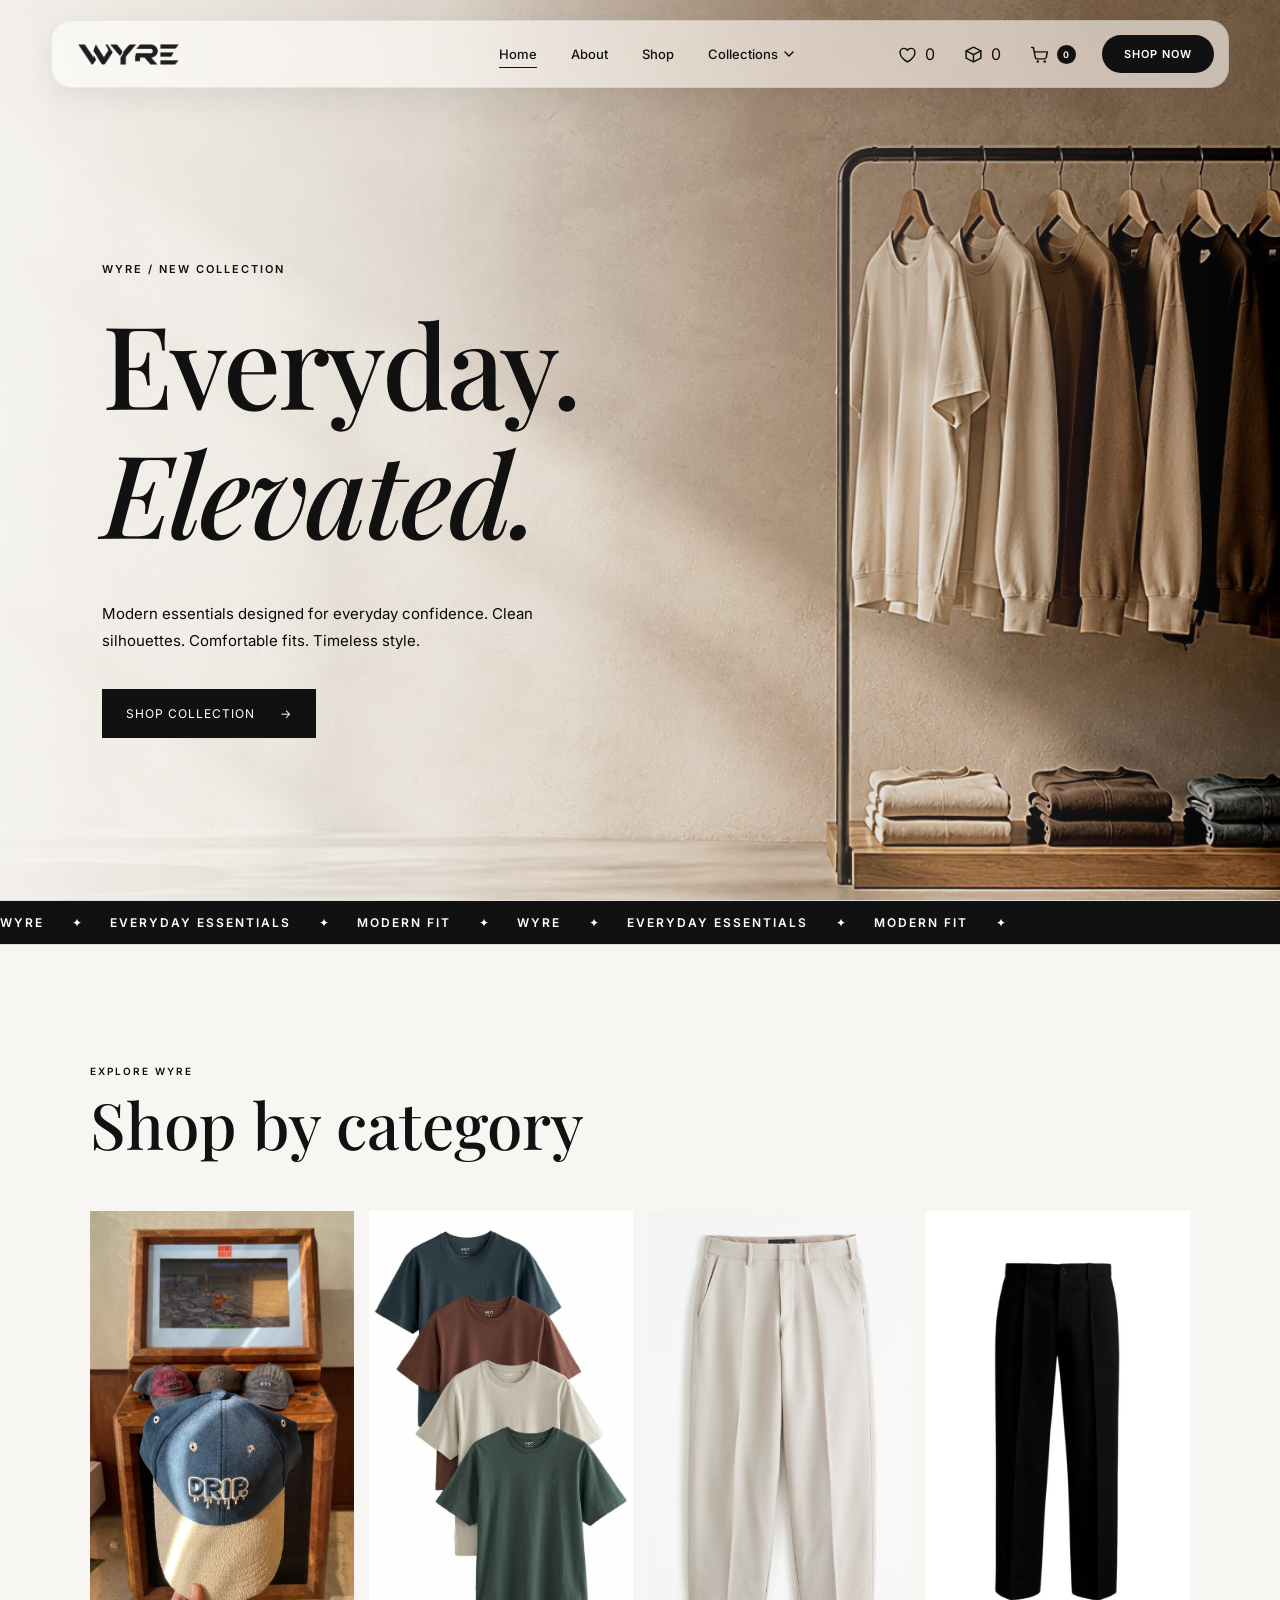
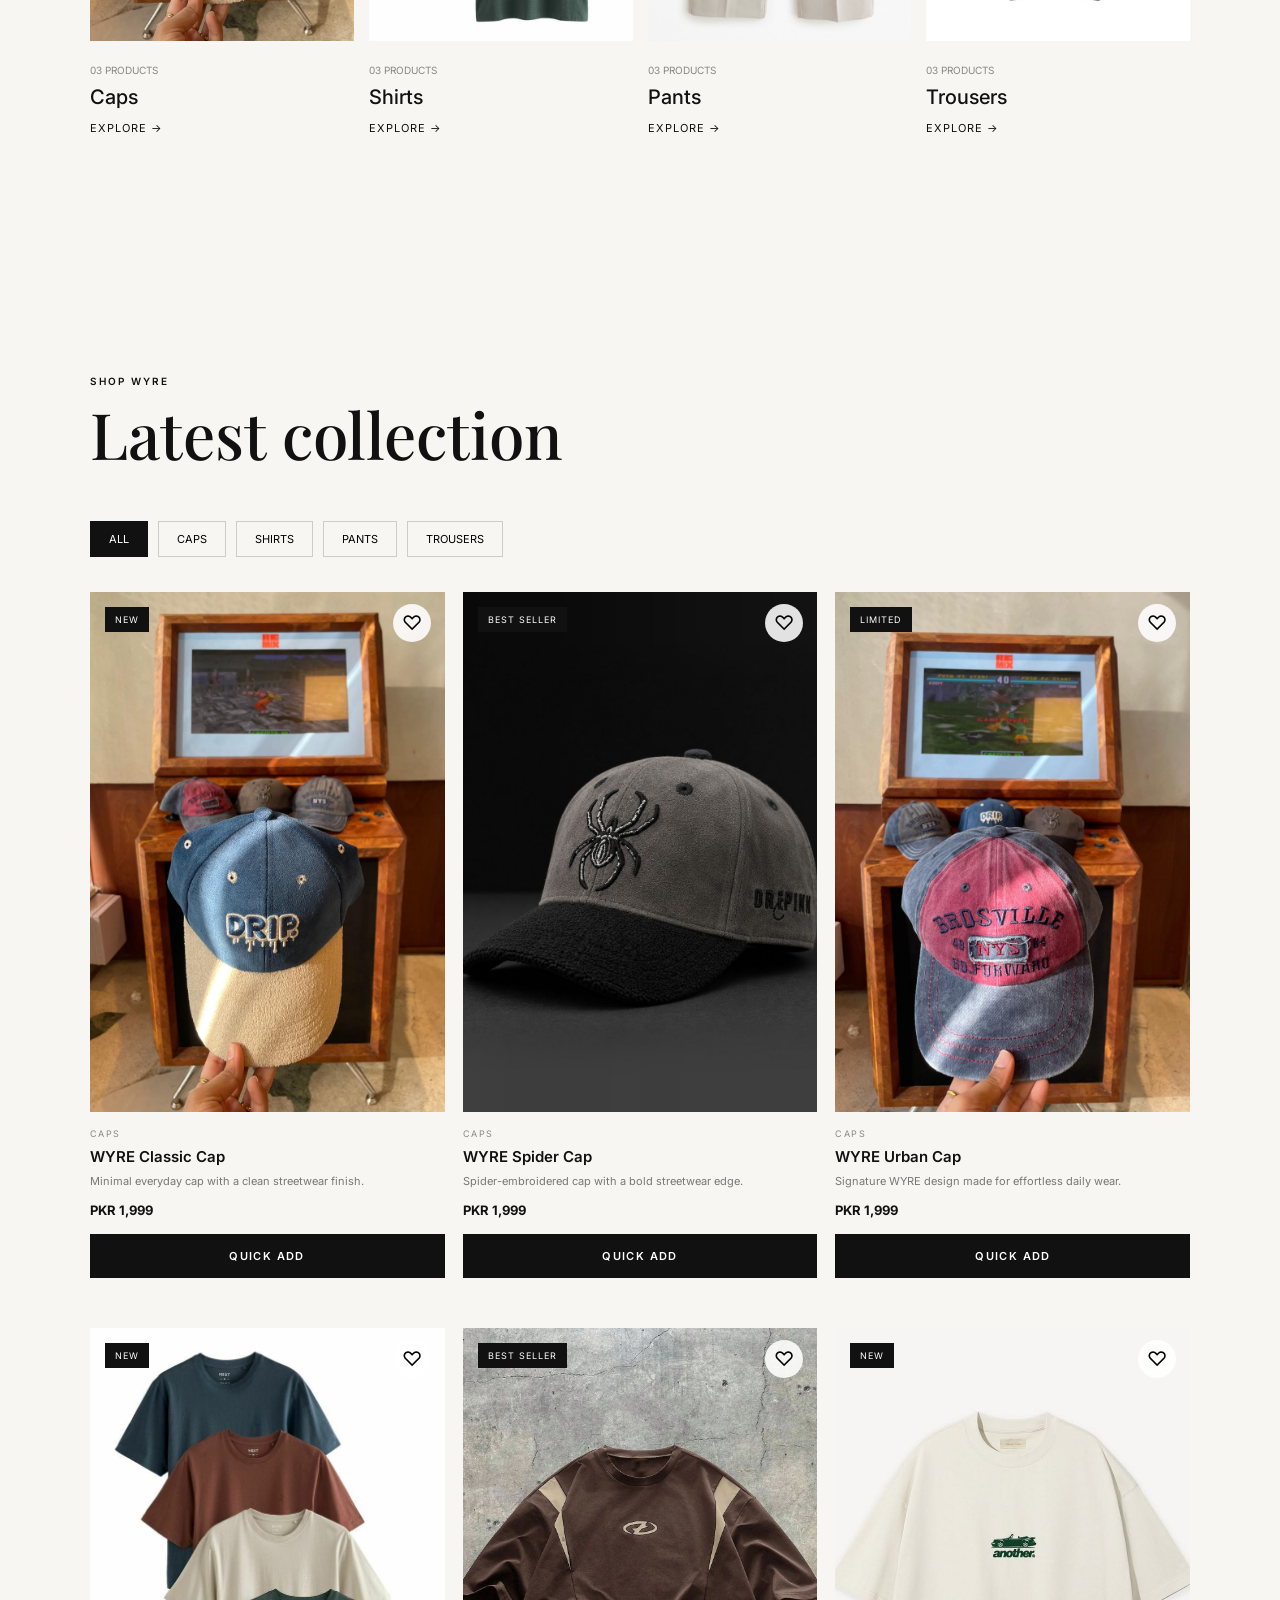
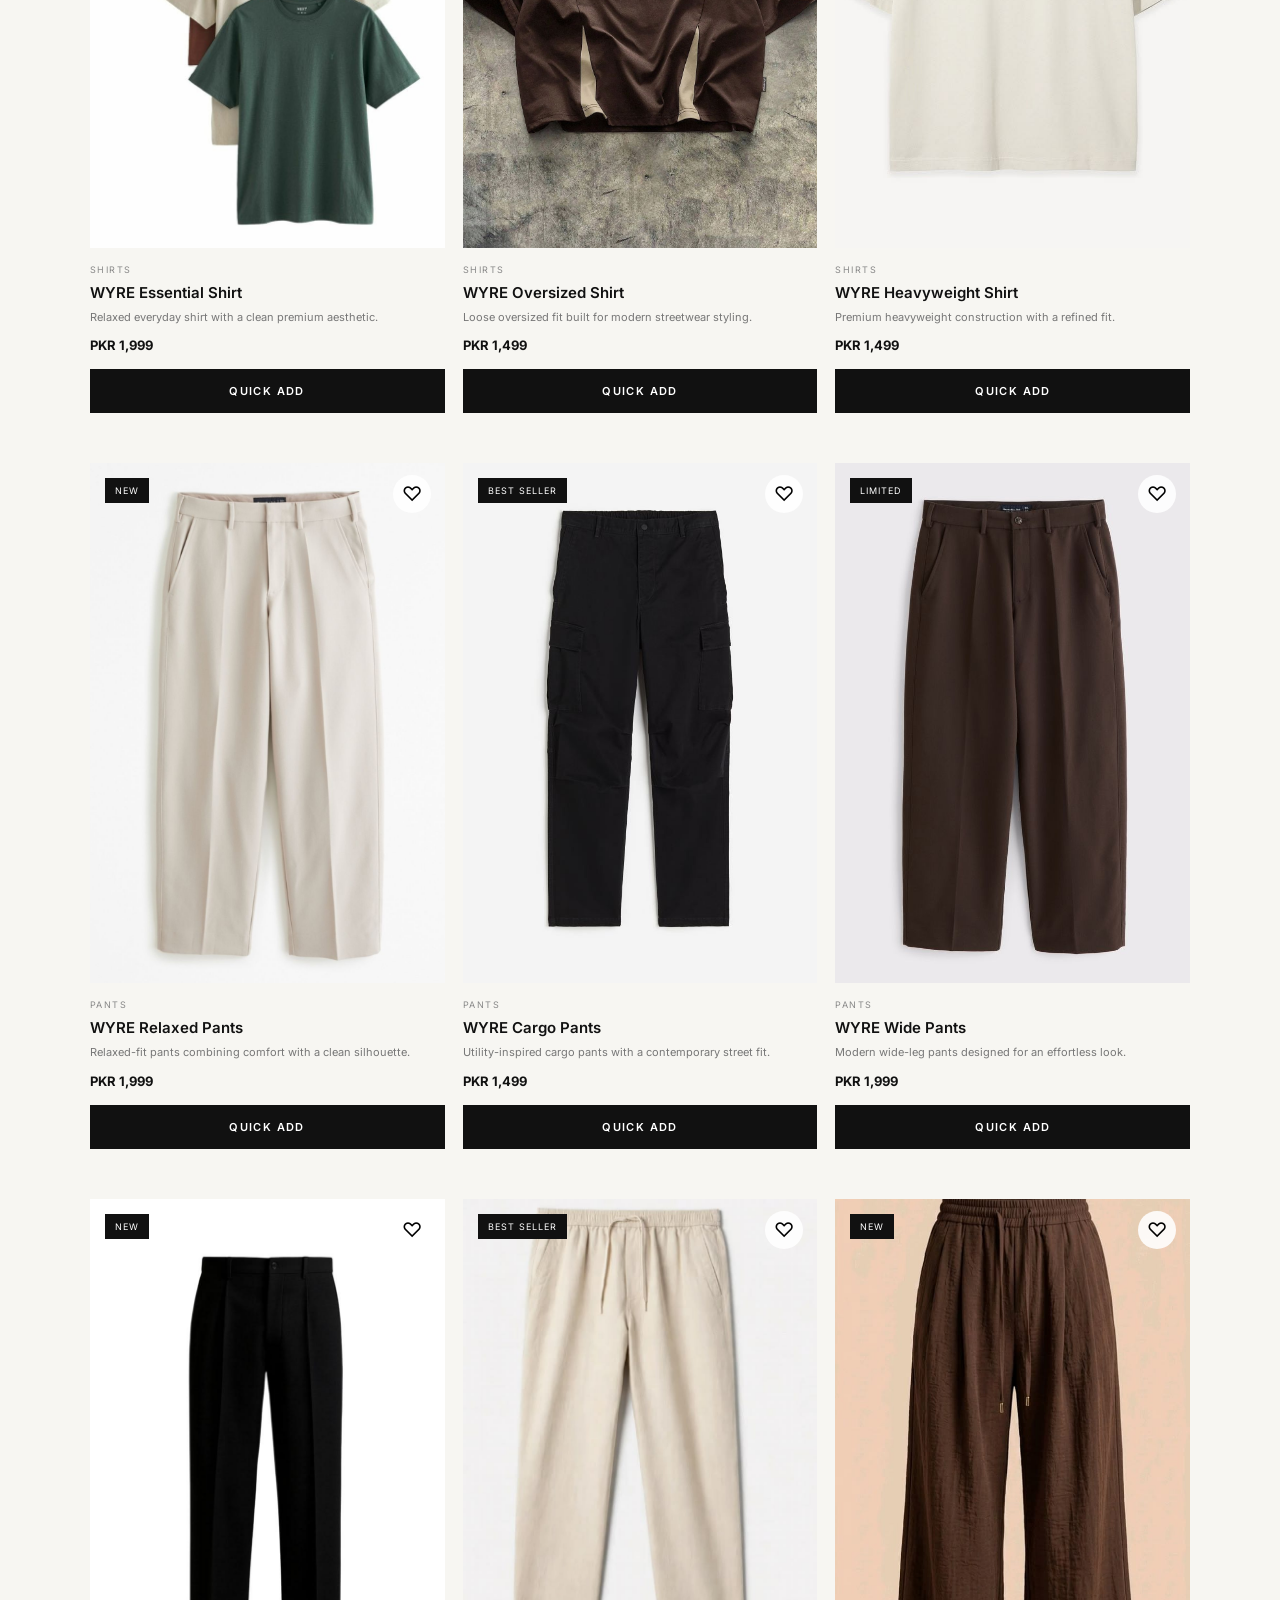
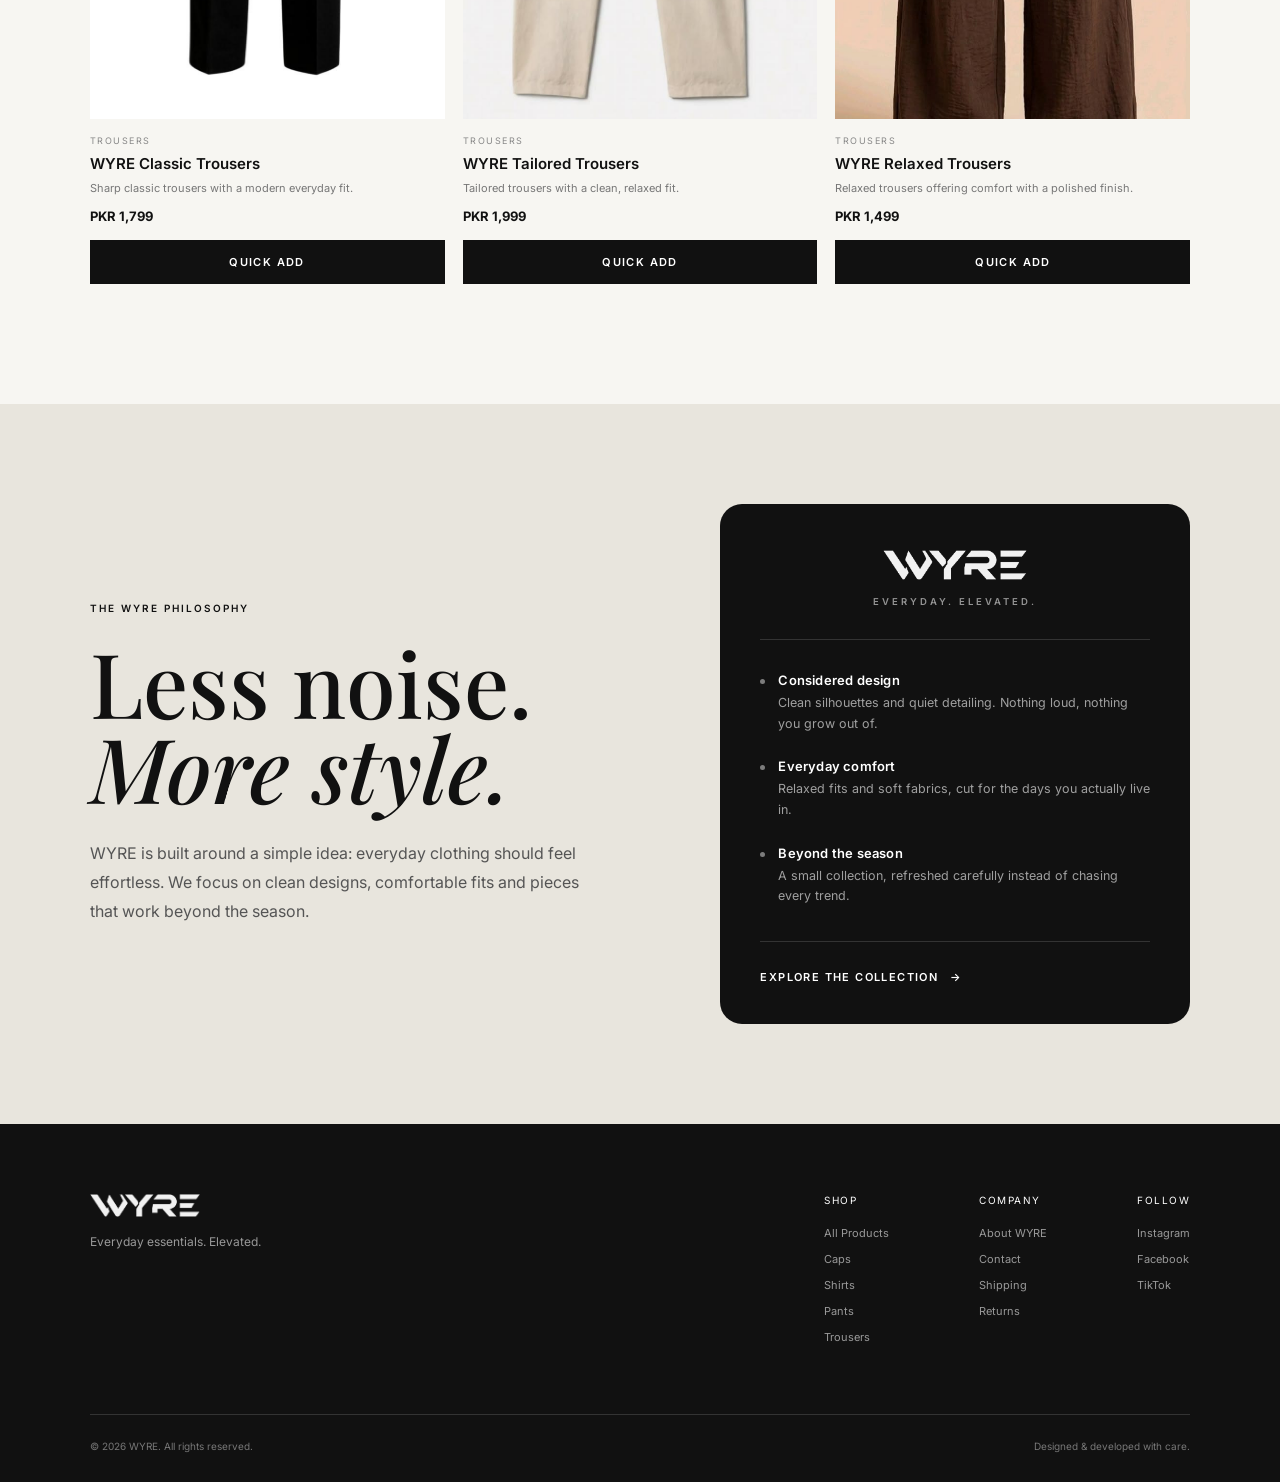
<file: product.html>
<!DOCTYPE html>
<html lang="en">

<head>
    <meta charset="UTF-8">
    <meta name="viewport" content="width=device-width, initial-scale=1.0">

    <title>WYRE</title>

    <link rel="preconnect" href="https://fonts.googleapis.com">
    <link rel="preconnect" href="https://fonts.gstatic.com" crossorigin>

    <link
        href="https://fonts.googleapis.com/css2?family=Inter:wght@400;500;600;700&family=Playfair+Display:wght@500;600;700&display=swap"
        rel="stylesheet">

    <link rel="stylesheet" href="style.css">
</head>


<body class="product-page">

    <header class="co-bar">

        <a href="index.html" class="co-logo" aria-label="WYRE — home">
            <img src="wyre-logo-dark.png" alt="WYRE"
                width="946" height="197">
        </a>

        <a href="index.html#shop" class="co-back">
            &larr; Back to shop
        </a>

    </header>


    <main class="pp-wrap" id="ppWrap">

        <p class="pp-loading">Loading product…</p>

    </main>


    <script>
        /* =========================================================
           Product data index.html se hi parha jata hai,
           taake naam aur price kabhi do jagah alag na ho jayen.
        ========================================================= */

        function slugify(text) {
            return text
                .toLowerCase()
                .replace(/[^a-z0-9]+/g, "-")
                .replace(/^-|-$/g, "");
        }


        let cart = [];

        try {
            cart = JSON.parse(localStorage.getItem("wyreCart")) || [];
        } catch (e) {
            cart = [];
        }


        function saveCart() {
            try {
                localStorage.setItem("wyreCart", JSON.stringify(cart));
            } catch (e) { }
        }


        let images = [];
        let defaultImages = [];
        let index = 0;
        let qty = 1;
        let colour = "";
        let product = null;


        const wanted =
            new URLSearchParams(location.search).get("p");


        if (!wanted) {
            location.replace("index.html#shop");
        }


        fetch("index.html")
            .then(function (r) { return r.text(); })
            .then(function (html) {

                const doc =
                    new DOMParser().parseFromString(html, "text/html");

                const cards =
                    doc.querySelectorAll(".product-card");

                let match = null;

                cards.forEach(function (card) {
                    const h3 = card.querySelector(".product-info h3");
                    if (h3 && slugify(h3.textContent.trim()) === wanted) {
                        match = card;
                    }
                });

                if (!match) {
                    showMissing();
                    return;
                }

                render(match);
            })
            .catch(showMissing);


        function showMissing() {
            document.getElementById("ppWrap").innerHTML =
                '<p class="pp-loading">Product not found. ' +
                '<a href="index.html#shop">Back to shop</a></p>';
        }


        function render(card) {

            const button = card.querySelector(".quick-add");
            const name = card.querySelector(".product-info h3").textContent.trim();
            const category = card.querySelector(".product-info span").textContent.trim();
            const desc = card.querySelector(".product-info p").textContent.trim();
            const priceText = card.querySelector(".product-info strong").textContent.trim();
            const price = button ? Number(button.dataset.price) || 0 : 0;
            const mainImage = card.querySelector(".product-image img").getAttribute("src");

            document.title = name + " — WYRE";

            product = { name: name, price: price, image: mainImage };

            images = card.dataset.images
                ? card.dataset.images.split(",").map(function (s) { return s.trim(); })
                : [mainImage];

            defaultImages = images.slice();


            const colourList =
                (card.dataset.colors || "")
                    .split(",")
                    .map(function (s) { return s.trim(); })
                    .filter(Boolean);


            document.getElementById("ppWrap").innerHTML = `
                <div class="pp-grid">

                    <div class="pp-gallery">

                        <div class="pp-stage">
                            <div class="pd-track" id="ppTrack"></div>
                            <button class="pd-arrow prev" id="ppPrev" aria-label="Previous">&#8249;</button>
                            <button class="pd-arrow next" id="ppNext" aria-label="Next">&#8250;</button>
                        </div>

                        <div class="pp-thumbs" id="ppThumbs"></div>

                    </div>


                    <div class="pp-info">

                        <p class="pd-category">${category}</p>
                        <h1 class="pp-name">${name}</h1>
                        <p class="pp-price">${priceText}</p>
                        <p class="pd-desc">${desc}</p>

                        <div class="pd-meta">
                            Cash on delivery available<br>
                            Delivery in 3&ndash;5 working days<br>
                            Easy exchange within 7 days
                        </div>

                        <div class="pd-colors-row" id="ppColorsRow" hidden>
                            <span class="pd-qty-label">
                                Colour: <b id="ppColorName"></b>
                            </span>
                            <div class="pd-colors" id="ppColors"></div>
                        </div>

                        <div class="pd-qty-row">
                            <span class="pd-qty-label">Quantity</span>
                            <div class="pd-qty">
                                <button type="button" id="ppMinus" aria-label="Decrease">&minus;</button>
                                <span id="ppQty">1</span>
                                <button type="button" id="ppPlus" aria-label="Increase">+</button>
                            </div>
                        </div>

                        <div class="pd-actions">
                            <button type="button" class="pd-buy" id="ppBuy">Order Now</button>
                            <button type="button" class="pd-add" id="ppAdd">Add to Cart</button>
                        </div>

                        <p class="pd-note" id="ppNote">
                            You pay when the parcel arrives.
                        </p>

                    </div>

                </div>
            `;

            renderColours(colourList);
            showImages(images);
            wireControls();
        }


        function showImages(list) {

            images = list.slice();
            index = 0;

            if (product && images[0]) {
                product.image = images[0];
            }

            const track = document.getElementById("ppTrack");
            const thumbs = document.getElementById("ppThumbs");

            track.innerHTML = "";
            thumbs.innerHTML = "";

            images.forEach(function (src, i) {

                const slide = document.createElement("div");
                slide.className = "pd-slide";

                const img = document.createElement("img");
                img.src = src;
                img.alt = product ? product.name : "";

                img.addEventListener("error", function () {
                    const pos = Array.prototype.indexOf.call(track.children, slide);
                    if (pos > -1 && thumbs.children[pos]) {
                        thumbs.children[pos].remove();
                    }
                    slide.remove();
                    images = images.filter(function (x) { return x !== src; });
                    if (track.children.length === 0 && defaultImages.length) {
                        showImages(defaultImages);
                        return;
                    }
                    refreshArrows();
                    goTo(0);
                });

                slide.appendChild(img);
                track.appendChild(slide);

                const thumb = document.createElement("button");
                thumb.type = "button";
                thumb.className = "pp-thumb" + (i === 0 ? " active" : "");
                thumb.innerHTML = '<img src="' + src + '" alt="">';
                thumb.addEventListener("click", function () { goTo(i); });
                thumbs.appendChild(thumb);
            });

            refreshArrows();
            goTo(0);
        }


        function refreshArrows() {
            const track = document.getElementById("ppTrack");
            const many = track.children.length > 1;
            document.getElementById("ppPrev").style.display = many ? "" : "none";
            document.getElementById("ppNext").style.display = many ? "" : "none";
            document.getElementById("ppThumbs").style.display = many ? "" : "none";
        }


        function goTo(i) {

            const track = document.getElementById("ppTrack");
            const count = track.children.length;

            if (count === 0) return;

            if (i < 0) i = count - 1;
            if (i > count - 1) i = 0;

            index = i;
            track.style.transform = "translateX(-" + (i * 100) + "%)";

            document.querySelectorAll(".pp-thumb").forEach(function (t, n) {
                t.classList.toggle("active", n === i);
            });
        }


        function renderColours(list) {

            const row = document.getElementById("ppColorsRow");
            const box = document.getElementById("ppColors");
            const label = document.getElementById("ppColorName");

            if (list.length === 0) {
                row.hidden = true;
                return;
            }

            row.hidden = false;
            box.innerHTML = "";

            list.forEach(function (entry, i) {

                const bits = entry.split("|");
                const cname = bits[0].trim();
                const hex = (bits[1] || "#ccc").trim();
                const shots = (bits[2] || "")
                    .split(";")
                    .map(function (x) { return x.trim(); })
                    .filter(Boolean);

                const swatch = document.createElement("button");
                swatch.type = "button";
                swatch.className = "pd-swatch" + (i === 0 ? " active" : "");
                swatch.style.background = hex;
                swatch.title = cname;
                swatch.setAttribute("aria-label", cname);

                swatch.addEventListener("click", function () {
                    box.querySelectorAll(".pd-swatch").forEach(function (o) {
                        o.classList.remove("active");
                    });
                    swatch.classList.add("active");
                    colour = cname;
                    label.textContent = cname;
                    applyColour(shots);
                });

                box.appendChild(swatch);

                if (i === 0) {
                    colour = cname;
                    label.textContent = cname;
                }
            });
        }


        function applyColour(shots) {

            if (shots.length === 0) {
                showImages(defaultImages);
                return;
            }

            const test = new Image();
            test.onload = function () { showImages(shots); };
            test.onerror = function () { showImages(defaultImages); };
            test.src = shots[0];
        }


        function addToCart() {

            if (!product || product.price <= 0) return;

            const label = colour ? product.name + " — " + colour : product.name;

            const existing = cart.find(function (i) { return i.name === label; });

            if (existing) {
                existing.quantity = Number(existing.quantity || 0) + qty;
            } else {
                cart.push({
                    name: label,
                    price: product.price,
                    image: product.image,
                    quantity: qty
                });
            }

            saveCart();
        }


        function wireControls() {

            document.getElementById("ppPrev")
                .addEventListener("click", function () { goTo(index - 1); });

            document.getElementById("ppNext")
                .addEventListener("click", function () { goTo(index + 1); });

            document.getElementById("ppMinus")
                .addEventListener("click", function () {
                    qty = Math.max(1, qty - 1);
                    document.getElementById("ppQty").textContent = qty;
                });

            document.getElementById("ppPlus")
                .addEventListener("click", function () {
                    qty = Math.min(10, qty + 1);
                    document.getElementById("ppQty").textContent = qty;
                });

            document.getElementById("ppAdd")
                .addEventListener("click", function () {
                    addToCart();
                    const note = document.getElementById("ppNote");
                    note.textContent = "Added to cart.";
                    note.className = "pd-note added";
                    setTimeout(function () {
                        note.textContent = "You pay when the parcel arrives.";
                        note.className = "pd-note";
                    }, 2200);
                });

            document.getElementById("ppBuy")
                .addEventListener("click", function () {
                    addToCart();
                    location.href = "checkout.html";
                });


            /* Mobile swipe */

            const stage = document.querySelector(".pp-stage");
            let startX = 0;
            let moved = false;

            stage.addEventListener("touchstart", function (e) {
                startX = e.changedTouches[0].clientX;
                moved = false;
            }, { passive: true });

            stage.addEventListener("touchmove", function () {
                moved = true;
            }, { passive: true });

            stage.addEventListener("touchend", function (e) {
                if (!moved) return;
                const diff = e.changedTouches[0].clientX - startX;
                if (Math.abs(diff) < 45) return;
                goTo(diff < 0 ? index + 1 : index - 1);
            }, { passive: true });


            document.addEventListener("keydown", function (e) {
                if (e.key === "ArrowLeft") goTo(index - 1);
                if (e.key === "ArrowRight") goTo(index + 1);
            });
        }
    </script>

</body>

</html>
</file>
<file: style.css>
/* =========================
   RESET
========================= */

* {
    margin: 0;
    padding: 0;
    box-sizing: border-box;
}

html {
    scroll-behavior: smooth;
}

body {
    font-family: "Inter", sans-serif;
    background: #f7f6f2;
    color: #111;
    overflow-x: hidden;
}

button,
input {
    font: inherit;
}

button {
    cursor: pointer;
}

a {
    color: inherit;
    text-decoration: none;
}


/* =========================
   NAVBAR — floating pill
========================= */

.navbar {
    width: 100%;
    padding: 20px 4%;
    position: fixed;
    top: 0;
    left: 0;
    z-index: 1000;
    transition: padding 0.35s ease;
}

.nav-shell {
    position: relative;
    max-width: 1340px;
    margin: 0 auto;
    padding: 0 14px 0 26px;
    border: 1px solid rgba(17, 17, 17, 0.07);
    border-radius: 20px;
    background: rgba(255, 255, 255, 0.6);
    -webkit-backdrop-filter: blur(18px) saturate(150%);
    backdrop-filter: blur(18px) saturate(150%);
    box-shadow: 0 10px 30px rgba(17, 17, 17, 0.07);
    transition: background 0.35s ease, box-shadow 0.35s ease;
}

.nav-container {
    width: 100%;
    height: 66px;
    display: grid;
    grid-template-columns: 1fr auto 1fr;
    align-items: center;
    gap: 18px;
}

.nav-container > .nav-actions {
    justify-self: end;
}

.navbar.scrolled {
    padding: 10px 4%;
}

.navbar.scrolled .nav-shell {
    background: rgba(247, 246, 242, 0.93);
    box-shadow: 0 14px 34px rgba(17, 17, 17, 0.13);
}

/* Logo: wordmark image. Height fix hai, width auto — is liye
   width/height attributes HTML mein diye hain taake load hote
   waqt layout na hile. */

.logo,
.footer-logo,
.co-logo {
    display: inline-flex;
    align-items: center;
}

/* Grid item by default poori column bhar deta hai — is se logo ke
   aage ka khaali space bhi clickable ho jata tha. */

.logo {
    flex-shrink: 0;
    justify-self: start;
}

.logo img {
    display: block;
    height: 21px;
    width: auto;
}

.footer-logo img {
    display: block;
    height: 23px;
    width: auto;
}

.co-logo img {
    display: block;
    height: 18px;
    width: auto;
}


/* ---- links ---- */

.nav-links {
    display: flex;
    align-items: center;
    gap: 34px;
    height: 100%;
}

.nav-links a {
    font-size: 13px;
    font-weight: 500;
    position: relative;
}

.nav-links a::after {
    content: "";
    width: 0;
    height: 1px;
    position: absolute;
    bottom: -6px;
    left: 0;
    background: #111;
    transition: 0.3s ease;
}

.nav-links a:hover::after,
.nav-links a.active::after {
    width: 100%;
}


/* ---- dropdown trigger ---- */

/* Mega panel ka reference .nav-shell hai, is liye yahan
   position: relative nahi rakha — warna chhoti screens par
   panel screen se bahar nikal jata tha. */

.nav-item {
    align-self: stretch;
    display: flex;
    align-items: center;
}

.nav-trigger {
    height: 100%;
    display: inline-flex;
    align-items: center;
    gap: 6px;
    padding: 0;
    border: none;
    background: transparent;
    color: #111;
    font-size: 13px;
    font-weight: 500;
    letter-spacing: 0;
}

.nav-trigger-label {
    position: relative;
}

.nav-trigger-label::after {
    content: "";
    width: 0;
    height: 1px;
    position: absolute;
    bottom: -6px;
    left: 0;
    background: #111;
    transition: 0.3s ease;
}

.nav-item:hover .nav-trigger-label::after,
.nav-item.open .nav-trigger-label::after {
    width: 100%;
}

.nav-caret {
    transition: transform 0.28s ease;
}

.nav-item.open .nav-caret {
    transform: rotate(180deg);
}


/* ---- mega menu ---- */

.mega {
    position: absolute;
    top: calc(100% + 12px);
    left: 50%;
    width: min(880px, 100%);
    padding: 26px;
    display: grid;
    grid-template-columns: 1.2fr 0.8fr;
    gap: 26px;
    border: 1px solid rgba(17, 17, 17, 0.07);
    border-radius: 22px;
    background: #fff;
    box-shadow: 0 26px 60px rgba(17, 17, 17, 0.16);
    opacity: 0;
    visibility: hidden;
    pointer-events: none;
    transform: translateX(-50%) translateY(-10px);
    transition: opacity 0.22s ease, transform 0.22s ease,
        visibility 0.22s ease;
}

/* invisible bridge so hover survives the gap */
.mega::before {
    content: "";
    position: absolute;
    top: -14px;
    left: 0;
    right: 0;
    height: 14px;
}

.nav-item.open .mega {
    opacity: 1;
    visibility: visible;
    pointer-events: auto;
    transform: translateX(-50%) translateY(0);
}

.mega a::after {
    display: none;
}

.mega-label {
    font-size: 10px;
    font-weight: 600;
    letter-spacing: 1.6px;
    color: #8a8780;
    margin-bottom: 18px;
}

.mega-grid {
    display: grid;
    grid-template-columns: 1fr 1fr;
    gap: 22px 26px;
}

.mega-item {
    display: flex;
    gap: 10px;
    align-items: flex-start;
    padding: 4px;
    margin: -4px;
    border-radius: 10px;
    transition: background 0.2s ease;
}

.mega-item:hover {
    background: #f7f6f2;
}

.mega-dot {
    width: 7px;
    height: 7px;
    margin-top: 6px;
    flex-shrink: 0;
    border-radius: 50%;
    background: var(--dot, #111);
}

.mega-text {
    display: block;
}

.mega-text strong {
    display: block;
    font-size: 14px;
    font-weight: 600;
    margin-bottom: 4px;
}

.mega-text em {
    display: block;
    font-style: normal;
    font-size: 12.5px;
    line-height: 1.5;
    color: #777;
}

.mega-all {
    display: inline-block;
    margin-top: 24px;
    padding-top: 18px;
    border-top: 1px solid #EDEBE5;
    width: 100%;
    font-size: 12.5px;
    font-weight: 600;
}

.mega-all:hover {
    color: #555;
}

.mega-feature {
    position: relative;
    display: block;
    min-height: 250px;
    overflow: hidden;
    border-radius: 16px;
    background: #EDEBE5;
}

.mega-feature img {
    position: absolute;
    inset: 0;
    width: 100%;
    height: 100%;
    object-fit: cover;
    transition: transform 0.6s ease;
}

.mega-feature:hover img {
    transform: scale(1.04);
}

.mega-feature-text {
    position: absolute;
    inset: auto 0 0 0;
    padding: 20px 18px 18px;
    color: #fff;
    background: linear-gradient(to top,
            rgba(17, 17, 17, 0.82),
            rgba(17, 17, 17, 0));
}

.mega-feature-text strong {
    display: block;
    font-family: "Playfair Display", serif;
    font-size: 18px;
    font-weight: 600;
    margin-bottom: 5px;
}

.mega-feature-text em {
    display: block;
    font-style: normal;
    font-size: 12px;
    line-height: 1.5;
    color: rgba(255, 255, 255, 0.8);
}


/* ---- right side ---- */

.nav-actions {
    display: flex;
    align-items: center;
    gap: 12px;
}

.nav-icon,
.cart-button,
.mobile-menu-btn {
    border: none;
    background: transparent;
    color: #111;
}

.nav-icon {
    width: 35px;
    height: 35px;
    display: grid;
    place-items: center;
}

.cart-button {
    display: flex;
    align-items: center;
    gap: 7px;
    padding: 8px;
}

.cart-button:hover {
    opacity: 0.65;
}

#cartCount {
    min-width: 19px;
    height: 19px;
    display: grid;
    place-items: center;
    border-radius: 50%;
    background: #111;
    color: #fff;
    font-size: 9px;
    font-weight: 600;
}

.nav-cta {
    display: inline-flex;
    align-items: center;
    margin-left: 6px;
    padding: 12px 22px;
    border-radius: 999px;
    background: #111;
    color: #fff;
    font-size: 11px;
    font-weight: 600;
    letter-spacing: 1px;
    text-transform: uppercase;
    white-space: nowrap;
    transition: 0.3s ease;
}

.nav-cta:hover {
    background: #2e2c28;
}

.nav-cta::after {
    display: none;
}

.mobile-menu-btn {
    display: none;
    width: 30px;
    padding: 5px 0;
}

.mobile-menu-btn span {
    display: block;
    width: 24px;
    height: 1.5px;
    background: #111;
    margin: 5px 0;
}


/* ---- keyboard focus ---- */

.nav-links a:focus-visible,
.nav-trigger:focus-visible,
.nav-cta:focus-visible,
.mega-item:focus-visible,
.mega-all:focus-visible,
.mega-feature:focus-visible {
    outline: 2px solid #111;
    outline-offset: 3px;
    border-radius: 4px;
}


@media (prefers-reduced-motion: reduce) {

    .mega,
    .nav-caret,
    .mega-feature img,
    .navbar,
    .nav-shell {
        transition: none;
    }
}


@media (max-width: 1150px) {

    .nav-cta {
        display: none;
    }
}


/* =========================
   SEARCH — ANCHORED DROPDOWN
   Panel opens from the search icon itself
========================= */

.nav-search {
    position: relative;
    display: flex;
    align-items: center;
}

.search-trigger[aria-expanded="true"] {
    opacity: 0.55;
}

.search-overlay {
    position: absolute;
    top: calc(100% + 30px);
    right: -6px;
    width: min(400px, calc(100vw - 28px));
    background: #F7F6F2;
    border: 1px solid rgba(0, 0, 0, 0.10);
    box-shadow: 0 20px 46px rgba(0, 0, 0, 0.13);
    padding: 16px 18px 10px;
    z-index: 1400;

    opacity: 0;
    visibility: hidden;
    transform: translateY(-10px);
    transform-origin: top right;
    transition: transform 0.30s cubic-bezier(.2, .7, .2, 1),
                opacity 0.20s ease,
                visibility 0.20s ease;
}

.search-overlay.active {
    opacity: 1;
    visibility: visible;
    transform: translateY(0);
}

/* small notch so the panel reads as attached to the icon */
.search-overlay::before {
    content: "";
    position: absolute;
    top: -6px;
    right: 16px;
    width: 11px;
    height: 11px;
    background: #F7F6F2;
    border-left: 1px solid rgba(0, 0, 0, 0.10);
    border-top: 1px solid rgba(0, 0, 0, 0.10);
    transform: rotate(45deg);
}

.search-box {
    width: 100%;
    max-width: none;
    margin: 0;
    padding: 0;
    border: none;
    display: block;
    position: static;
}

.search-field {
    display: flex;
    align-items: center;
    gap: 10px;
    border-bottom: 1px solid #111;
    padding-bottom: 6px;
}

.search-box input {
    flex: 1;
    width: auto;
    padding: 6px 0;
    border: none;
    outline: none;
    background: transparent;
    font-size: 16px;
    color: #111;
}

.search-box input::placeholder {
    color: rgba(17, 17, 17, 0.42);
}

.search-close {
    position: static;
    transform: none;
    border: none;
    background: none;
    font-size: 24px;
    font-weight: 300;
    line-height: 1;
    color: rgba(17, 17, 17, 0.5);
    padding: 0 2px;
}

.search-close:hover {
    color: #111;
}

.search-status {
    margin: 10px 2px 8px;
    font-size: 10px;
    font-weight: 500;
    letter-spacing: 1.4px;
    color: #777;
}

.search-results {
    max-height: 46vh;
    overflow-y: auto;
    margin-top: 6px;
}

.search-hit {
    display: flex;
    align-items: center;
    gap: 12px;
    width: 100%;
    padding: 9px 4px;
    border: none;
    border-bottom: 1px solid rgba(0, 0, 0, 0.07);
    background: none;
    text-align: left;
    color: inherit;
}

.search-hit:last-child {
    border-bottom: none;
}

.search-hit:hover,
.search-hit.active {
    background: rgba(17, 17, 17, 0.05);
}

.search-hit img {
    width: 44px;
    height: 56px;
    object-fit: cover;
    flex: none;
    background: rgba(17, 17, 17, 0.06);
}

.search-hit-text {
    display: flex;
    flex-direction: column;
    gap: 2px;
    min-width: 0;
}

.search-hit-text b {
    font-size: 13px;
    font-weight: 500;
    white-space: nowrap;
    overflow: hidden;
    text-overflow: ellipsis;
}

.search-hit-text span {
    font-size: 11px;
    letter-spacing: 0.6px;
    color: #777;
}

.search-hit strong {
    margin-left: auto;
    font-size: 12px;
    font-weight: 600;
    white-space: nowrap;
}

.search-empty {
    padding: 12px 4px 16px;
    font-size: 13px;
    line-height: 1.6;
    color: #777;
}

.search-empty button {
    border: none;
    background: none;
    padding: 0;
    font-size: 13px;
    color: #111;
    text-decoration: underline;
}

@media (max-width: 700px) {

    /* Mobile par panel navbar ke neeche poori chaurai mein khulta hai,
       icon ke right edge se nahi — warna woh screen se bahar chala jata tha */

    .nav-search {
        position: static;
    }

    .search-overlay {
        top: calc(100% + 22px);
        left: 0;
        right: 0;
        width: auto;
        max-width: none;
        padding: 16px 18px 10px;
        transform-origin: top center;
    }

    .search-overlay::before {
        display: none;
    }

    .search-box input {
        font-size: 15px;
    }

    .search-results {
        max-height: 56vh;
    }
}

@media (prefers-reduced-motion: reduce) {

    .search-overlay {
        transform: none;
        transition: opacity 0.01s linear, visibility 0.01s linear;
    }
}


/* =========================
   HERO
========================= */

.hero {
    min-height: 100vh;
    padding: 150px 8% 50px;
    display: flex;
    align-items: center;
    position: relative;
    overflow: hidden;
}

/* Hero media wrapper — parallax isi par lagta hai. Hero se thora
   bara rakha hai taake move hote waqt kinare khaali na dikhein. */

.hero-media {
    position: absolute;
    inset: -8% 0;
    z-index: 0;
    will-change: transform;
}

.hero-image {
    position: absolute;
    inset: 0;
    width: 100%;
    height: 100%;
    object-fit: cover;
    object-position: center;
    z-index: 0;
    opacity: 0;
    animation:
        heroIn 1.7s cubic-bezier(.16, .84, .24, 1) forwards,
        heroDrift 30s ease-in-out 1.7s infinite alternate;
}

/* Load par settle hoti hai, phir bohot dheere drift karti rehti hai */

@keyframes heroIn {

    from {
        opacity: 0;
        transform: scale(1.14);
    }

    to {
        opacity: 1;
        transform: scale(1);
    }
}

@keyframes heroDrift {

    from {
        transform: scale(1) translate3d(0, 0, 0);
    }

    to {
        transform: scale(1.07) translate3d(-1.2%, -0.8%, 0);
    }
}


/* Hero text ek block ki jagah stagger ho kar aata hai.
   Parent ka reveal band, kaam children karte hain — baaki site
   ka .reveal waisa hi rehta hai. */

.hero .hero-content.reveal {
    opacity: 1;
    transform: none;
    transition: none;
}

.hero-line {
    display: block;
}

.hero-small,
.hero-line,
.hero-content p,
.hero-content .primary-btn {
    opacity: 0;
    transform: translateY(26px);
    transition:
        opacity 0.9s ease,
        transform 0.9s cubic-bezier(.2, .7, .2, 1);
}

.hero-content.show .hero-small,
.hero-content.show .hero-line,
.hero-content.show p,
.hero-content.show .primary-btn {
    opacity: 1;
    transform: translateY(0);
}

.hero-content.show .hero-small {
    transition-delay: 0.18s;
}

.hero-content.show .hero-line:nth-child(1) {
    transition-delay: 0.32s;
}

.hero-content.show .hero-line:nth-child(2) {
    transition-delay: 0.46s;
}

.hero-content.show p {
    transition-delay: 0.64s;
}

.hero-content.show .primary-btn {
    transition-delay: 0.78s;
}


@media (prefers-reduced-motion: reduce) {

    .hero-media {
        transform: none !important;
    }

    .hero-image {
        opacity: 1;
        transform: none;
        animation: none;
    }

    .hero-small,
    .hero-line,
    .hero-content p,
    .hero-content .primary-btn {
        opacity: 1;
        transform: none;
        transition: none;
    }
}

/* Hero overlay */
.hero::after {
    content: "";
    position: absolute;
    inset: 0;
    background:
        linear-gradient(
            90deg,
            rgba(247, 246, 242, 0.94) 0%,
            rgba(247, 246, 242, 0.72) 34%,
            rgba(247, 246, 242, 0.16) 62%,
            rgba(247, 246, 242, 0.00) 100%
        );
    z-index: 1;
}

.hero-content {
    max-width: 650px;
    position: relative;
    z-index: 2;
}

.hero-small {
    display: block;
    font-size: 11px;
    font-weight: 600;
    letter-spacing: 2px;
    margin-bottom: 22px;
}

.hero h1 {
    font-family: "Playfair Display", serif;
    font-size: clamp(65px, 9vw, 125px);
    line-height: 1.12;
    font-weight: 500;
    letter-spacing: -3px;
    padding-bottom: 0.08em;
}

.hero h1 em {
    font-style: italic;
}

.hero p {
    max-width: 450px;
    margin: 35px 0;
    font-size: 15px;
    line-height: 1.8;
    color: #070707;
}

.primary-btn {
    display: inline-flex;
    align-items: center;
    gap: 25px;
    background: #111;
    color: #fff;
    padding: 17px 24px;
    font-size: 12px;
    text-transform: uppercase;
    letter-spacing: 1px;
    transition: 0.35s ease;
    border: none;
}

.primary-btn:hover {
    gap: 35px;
}


/* =========================
   SECTION HEADINGS
========================= */

.collections-section,
.products-section {
    padding: 120px 7%;
}

.section-heading {
    margin-bottom: 55px;
}

.section-heading p {
    font-size: 10px;
    font-weight: 600;
    letter-spacing: 2px;
    margin-bottom: 15px;
}

.section-heading h2 {
    font-family: "Playfair Display", serif;
    font-size: clamp(40px, 5vw, 65px);
    font-weight: 500;
    line-height: 1;
}


/* =========================
   CATEGORIES
========================= */

.category-grid {
    display: grid;
    grid-template-columns: repeat(4, 1fr);
    gap: 15px;
}

.category-card {
    display: block;
    overflow: hidden;
}

.category-image {
    height: 430px;
    overflow: hidden;
    background: #e9e7e1;
}

.category-image img {
    width: 100%;
    height: 100%;
    display: block;
    object-fit: cover;
    filter: grayscale(15%);
    transition: 0.6s ease;
}

.category-card:hover .category-image img {
    transform: scale(1.045);
    filter: grayscale(0);
}

.category-content {
    padding-top: 17px;
}

.category-content span {
    font-size: 10px;
    color: #888;
}

.category-content h3 {
    font-size: 20px;
    font-weight: 500;
    margin: 7px 0;
}

.category-content div {
    font-size: 11px;
    text-transform: uppercase;
    letter-spacing: 1px;
    margin-top: 12px;
}


/* =========================
   FILTERS
========================= */

.category-filter {
    display: flex;
    gap: 10px;
    margin-bottom: 35px;
    flex-wrap: wrap;
}

.filter-btn {
    background: transparent;
    border: 1px solid #ccc;
    padding: 10px 18px;
    font-size: 11px;
    text-transform: uppercase;
    transition: 0.3s ease;
}

.filter-btn:hover,
.filter-btn.active {
    background: #111;
    color: #fff;
    border-color: #111;
}


/* =========================
   PRODUCTS
========================= */

.product-grid {
    display: grid;
    grid-template-columns: repeat(3, 1fr);
    gap: 50px 18px;
}

.product-card {
    min-width: 0;
}

.product-image {
    height: 520px;
    background: #e9e7e1;
    position: relative;
    overflow: hidden;
}

.product-image img {
    width: 100%;
    height: 100%;
    display: block;
    object-fit: cover;
    transition: transform 0.7s cubic-bezier(.2, .7, .2, 1);
}

.product-card:hover .product-image img {
    transform: scale(1.045);
}

.product-tag {
    position: absolute;
    top: 15px;
    left: 15px;
    z-index: 2;
    background: #111;
    color: #fff;
    padding: 7px 10px;
    font-size: 9px;
    letter-spacing: 1px;
}

.wishlist-btn {
    position: absolute;
    top: 12px;
    right: 14px;
    z-index: 5;
    width: 38px;
    height: 38px;
    border: none;
    background: rgba(255, 255, 255, 0.88);
    border-radius: 50%;
    font-size: 20px;
    line-height: 1;
    transition: 0.3s ease;
}

.wishlist-btn:hover {
    transform: scale(1.1);
}

.wishlist-btn.liked {
    background: #111;
    color: #fff;
}

/* Quick Add ab product-info ke andar hai,
   niche wale FIXES block mein style hota hai */

.product-info {
    padding-top: 16px;
}

.product-info > span {
    display: block;
    font-size: 9px;
    color: #888;
    letter-spacing: 1.5px;
    margin-bottom: 8px;
}

.product-info h3 {
    font-size: 15px;
    font-weight: 600;
}

.product-info p {
    margin-top: 7px;
    max-width: 320px;
    font-size: 11px;
    color: #777;
    line-height: 1.5;
}

.product-info strong {
    display: block;
    margin-top: 12px;
    font-size: 13px;
}


/* =========================
   BRAND STORY
========================= */

.brand-story {
    min-height: 650px;
    padding: 100px 7%;
    display: grid;
    grid-template-columns: minmax(0, 1.05fr) minmax(0, 0.95fr);
    gap: 70px;
    align-items: center;
    background: #e8e5dd;
}

.brand-story-inner {
    max-width: 750px;
}

.brand-story-inner > span {
    display: block;
    font-size: 10px;
    font-weight: 600;
    letter-spacing: 2px;
    margin-bottom: 25px;
}

.brand-story-inner h2 {
    font-family: "Playfair Display", serif;
    font-size: clamp(55px, 7vw, 100px);
    line-height: 0.95;
    font-weight: 500;
    margin-bottom: 30px;
}

.brand-story-inner h2 em {
    font-style: italic;
}

.brand-story-inner p {
    max-width: 500px;
    color: #555;
    line-height: 1.8;
}


/* =========================
   NEWSLETTER
========================= */

.newsletter-section {
    padding: 120px 7%;
    text-align: center;
}

.newsletter-content > span {
    display: block;
    font-size: 10px;
    font-weight: 600;
    letter-spacing: 2px;
    margin-bottom: 20px;
}

.newsletter-content h2 {
    font-family: "Playfair Display", serif;
    font-size: clamp(40px, 5vw, 65px);
    font-weight: 500;
}

.newsletter-content p {
    color: #777;
    margin: 18px auto 35px;
    line-height: 1.7;
}

#newsletterForm {
    max-width: 550px;
    margin: auto;
    display: flex;
    border-bottom: 1px solid #111;
}

#newsletterForm input {
    flex: 1;
    border: none;
    outline: none;
    background: transparent;
    padding: 15px 0;
}

#newsletterForm button {
    border: none;
    background: transparent;
    font-size: 12px;
    font-weight: 600;
    padding-left: 20px;
}


/* =========================
   CART OVERLAY
========================= */

.cart-overlay {
    position: fixed;
    inset: 0;
    background: rgba(0, 0, 0, 0.35);
    z-index: 900;
    opacity: 0;
    visibility: hidden;
    transition: 0.3s ease;
}

.cart-overlay.active {
    opacity: 1;
    visibility: visible;
}


/* =========================
   CART DRAWER
========================= */

.cart-drawer {
    position: fixed;
    top: 0;
    right: 0;
    width: min(450px, 100%);
    height: 100vh;
    height: 100dvh;
    height: var(--app-height, 100dvh);
    max-height: var(--app-height, 100dvh);
    background: #f7f6f2;
    z-index: 1000;
    padding: 30px;
    display: flex;
    flex-direction: column;
    transform: translateX(100%);
    transition: 0.5s cubic-bezier(.77, 0, .18, 1);
}

.cart-drawer.active {
    transform: translateX(0);
}

.cart-header {
    display: flex;
    justify-content: space-between;
    align-items: center;
    padding-bottom: 25px;
    border-bottom: 1px solid #ddd;
}

.cart-header > div span {
    font-size: 9px;
    letter-spacing: 2px;
    color: #777;
}

.cart-header h3 {
    font-family: "Playfair Display", serif;
    font-size: 30px;
    font-weight: 500;
    margin-top: 5px;
}

.cart-close {
    border: none;
    background: none;
    font-size: 30px;
    font-weight: 300;
}

.cart-items {
    flex: 1;
    overflow-y: auto;
    padding: 25px 0;
}

.empty-cart {
    color: #777;
    font-size: 13px;
}

.cart-footer {
    border-top: 1px solid #ddd;
    padding-top: 20px;
}

.cart-total {
    display: flex;
    justify-content: space-between;
    margin-bottom: 20px;
}

.cart-total span {
    font-size: 12px;
}

.cart-total strong {
    font-size: 13px;
}

.checkout-btn {
    width: 100%;
    padding: 16px;
    background: #111;
    color: #fff;
    border: none;
    text-transform: uppercase;
    font-size: 11px;
    letter-spacing: 1px;
    display: flex;
    justify-content: space-between;
    align-items: center;
}


/* =========================
   FOOTER
========================= */

.footer {
    background: #111;
    color: #fff;
    padding: 70px 7% 30px;
}

.footer-main {
    display: flex;
    justify-content: space-between;
    gap: 60px;
    padding-bottom: 70px;
}

.footer-logo {
    display: inline-flex;
    margin-bottom: 15px;
}

.footer-brand p {
    color: #999;
    font-size: 12px;
    line-height: 1.6;
}

.footer-links {
    display: flex;
    gap: 90px;
}

.footer-links > div {
    display: flex;
    flex-direction: column;
    gap: 12px;
}

.footer-links span {
    font-size: 10px;
    letter-spacing: 1.5px;
    margin-bottom: 8px;
}

.footer-links a {
    color: #999;
    font-size: 11px;
    transition: 0.3s;
}

.footer-links a:hover {
    color: #fff;
}

.footer-bottom {
    border-top: 1px solid #333;
    padding-top: 25px;
    display: flex;
    justify-content: space-between;
    color: #777;
    font-size: 10px;
}


/* =========================
   REVEAL ANIMATION
========================= */

.reveal {
    opacity: 0;
    transform: translateY(35px);
    transition:
        opacity 0.8s ease,
        transform 0.8s cubic-bezier(.2, .7, .2, 1);
}

.reveal.show {
    opacity: 1;
    transform: translateY(0);
}


/* =========================
   RESPONSIVE - TABLET
========================= */

@media (max-width: 1000px) {

    .nav-links {
        gap: 20px;
    }

    .category-grid {
        grid-template-columns: repeat(2, 1fr);
    }

    .product-grid {
        grid-template-columns: repeat(2, 1fr);
    }

    .category-image {
        height: 450px;
    }

    .product-image {
        height: 500px;
    }

    .hero {
        min-height: 90vh;
    }
}


/* =========================
   RESPONSIVE - MOBILE
========================= */

@media (max-width: 700px) {

    .navbar {
        padding: 12px 4%;
    }

    .nav-shell {
        padding: 0 10px 0 18px;
    }

    .nav-container {
        height: 58px;
        grid-template-columns: 1fr auto;
    }

    .logo img {
        height: 17px;
    }

    .co-logo img {
        height: 16px;
    }

    .nav-links {
        display: none;
    }

    .mobile-menu-btn {
        display: block;
    }

    .hero {
        min-height: 90vh;
        padding: 130px 7% 50px;
    }

    .hero-image {
        object-position: center;
    }

    .hero::after {
        background:
            linear-gradient(
                90deg,
                rgba(247, 246, 242, 0.96) 0%,
                rgba(247, 246, 242, 0.72) 65%,
                rgba(247, 246, 242, 0.25) 100%
            );
    }

    .hero h1 {
        font-size: 70px;
        letter-spacing: -3px;
        line-height: 1.08;
    }

    .hero p {
        max-width: 390px;
    }

    .collections-section,
    .products-section,
    .newsletter-section {
        padding: 80px 6%;
    }

    .section-heading {
        margin-bottom: 40px;
    }

    .category-grid,
    .product-grid {
        grid-template-columns: repeat(2, 1fr);
        gap: 25px 10px;
    }

    .category-image {
        height: 330px;
    }

    .product-image {
        height: 360px;
    }

    /* Show Quick Add on mobile */
    .quick-add {
        padding: 15px;
    }

    .brand-story {
        padding: 80px 6%;
        min-height: 550px;
    }

    .brand-story-inner h2 {
        font-size: 58px;
    }

    .footer-main {
        display: block;
    }

    .footer-links {
        margin-top: 50px;
        gap: 35px;
        flex-wrap: wrap;
    }

    .footer-bottom {
        display: block;
        line-height: 2;
    }
}


/* =========================
   RESPONSIVE - SMALL MOBILE
========================= */

@media (max-width: 450px) {

    .logo img {
        height: 15px;
    }

    .footer-logo img {
        height: 20px;
    }

    .nav-actions {
        gap: 5px;
    }

    .category-grid,
    .product-grid {
        grid-template-columns: 1fr 1fr;
    }

    .category-image {
        height: 250px;
    }

    .product-image {
        height: 280px;
    }

    .product-info h3 {
        font-size: 12px;
    }

    .product-info p {
        font-size: 10px;
    }

    .product-info strong {
        font-size: 11px;
    }

    .hero {
        padding-left: 6%;
        padding-right: 6%;
    }

    .hero h1 {
        font-size: 58px;
    }

    .hero p {
        font-size: 13px;
    }

    .brand-story-inner h2 {
        font-size: 48px;
    }

    #newsletterForm {
        display: block;
        border-bottom: none;
    }

    #newsletterForm input {
        width: 100%;
        border-bottom: 1px solid #111;
    }

    #newsletterForm button {
        padding: 18px 0;
    }

    .cart-drawer {
        padding: 25px 20px;
    }
}


/* =========================
   IMAGE LOADING SAFETY
========================= */

img {
    max-width: 100%;
}

.hero-image,
.category-image img,
.product-image img {
    user-select: none;
    -webkit-user-drag: none;
}


/* =========================
   WYRE CHECKOUT MODAL
========================= */

#wyreCheckout {
    position: fixed;
    inset: 0;
    z-index: 3000;
    display: flex;
    align-items: center;
    justify-content: center;
    padding: 25px;
    opacity: 0;
    visibility: hidden;
    transition: 0.3s ease;
}

#wyreCheckout.active {
    opacity: 1;
    visibility: visible;
}

.wyre-checkout-overlay {
    position: absolute;
    inset: 0;
    background: rgba(0, 0, 0, 0.55);
    backdrop-filter: blur(5px);
}

.wyre-checkout-box {
    width: min(550px, 100%);
    max-height: 90vh;
    overflow-y: auto;
    position: relative;
    z-index: 2;
    background: #f7f6f2;
    padding: 35px;
    box-shadow: 0 25px 80px rgba(0, 0, 0, 0.2);
    transform: translateY(25px);
    transition: 0.4s ease;
}

#wyreCheckout.active .wyre-checkout-box {
    transform: translateY(0);
}

.wyre-checkout-close {
    position: absolute;
    top: 15px;
    right: 20px;
    border: none;
    background: transparent;
    font-size: 30px;
    font-weight: 300;
    line-height: 1;
}

.wyre-checkout-heading {
    margin-bottom: 30px;
}

.wyre-checkout-heading > span {
    display: block;
    font-size: 9px;
    font-weight: 600;
    letter-spacing: 2px;
    margin-bottom: 10px;
}

.wyre-checkout-heading h2 {
    font-family: "Playfair Display", serif;
    font-size: 38px;
    font-weight: 500;
    line-height: 1;
}

.wyre-checkout-heading p {
    color: #777;
    font-size: 12px;
    margin-top: 12px;
    line-height: 1.6;
}

.wyre-form-group {
    margin-bottom: 20px;
}

.wyre-form-group label {
    display: block;
    font-size: 10px;
    font-weight: 600;
    letter-spacing: 1px;
    text-transform: uppercase;
    margin-bottom: 8px;
}

.wyre-form-group input,
.wyre-form-group textarea {
    width: 100%;
    border: 1px solid #d5d3cd;
    background: transparent;
    padding: 13px 14px;
    outline: none;
    font-size: 12px;
    resize: vertical;
    transition: 0.3s ease;
}

.wyre-form-group input:focus,
.wyre-form-group textarea:focus {
    border-color: #111;
}

.wyre-order-summary {
    border-top: 1px solid #ddd;
    border-bottom: 1px solid #ddd;
    padding: 20px 0;
    margin: 25px 0;
}

.wyre-summary-title {
    font-size: 9px;
    font-weight: 600;
    letter-spacing: 2px;
    margin-bottom: 15px;
}

.wyre-summary-item {
    display: flex;
    justify-content: space-between;
    gap: 20px;
    padding: 8px 0;
    font-size: 11px;
}

.wyre-summary-item strong {
    white-space: nowrap;
}

.wyre-summary-total {
    display: flex;
    justify-content: space-between;
    border-top: 1px solid #ddd;
    margin-top: 12px;
    padding-top: 15px;
    font-size: 13px;
}

.wyre-place-order {
    width: 100%;
    border: none;
    background: #111;
    color: #fff;
    padding: 17px 20px;
    display: flex;
    justify-content: space-between;
    align-items: center;
    font-size: 11px;
    text-transform: uppercase;
    letter-spacing: 1px;
    transition: 0.3s ease;
}

.wyre-place-order:hover {
    background: #292929;
}

.wyre-place-order:disabled {
    opacity: 0.6;
    cursor: not-allowed;
}

.wyre-order-message {
    min-height: 18px;
    text-align: center;
    font-size: 11px;
    margin-top: 15px;
    line-height: 1.5;
}

.wyre-order-message.success {
    color: #287a43;
}

.wyre-order-message.error {
    color: #b3261e;
}


/* =========================
   CHECKOUT MOBILE
========================= */

@media (max-width: 600px) {

    #wyreCheckout {
        padding: 15px;
    }

    .wyre-checkout-box {
        padding: 28px 20px;
        max-height: 94vh;
    }

    .wyre-checkout-heading h2 {
        font-size: 31px;
    }

    .wyre-summary-item {
        font-size: 10px;
    }
}

/* =========================
   CHECKOUT POLISH
========================= */

.wyre-checkout-close,
.wyre-place-order {
    cursor: pointer;
    font-family: inherit;
}

.wyre-checkout-close:hover {
    opacity: 0.6;
}

.wyre-checkout-box:focus-visible,
.wyre-form-group input:focus-visible,
.wyre-form-group textarea:focus-visible,
.wyre-place-order:focus-visible,
.wyre-checkout-close:focus-visible {
    outline: 2px solid #111;
    outline-offset: 2px;
}

.wyre-form-group input,
.wyre-form-group textarea {
    font-family: inherit;
    color: #111;
}

.wyre-form-group input::placeholder,
.wyre-form-group textarea::placeholder {
    color: #a5a29a;
}

.wyre-form-group input:invalid:not(:placeholder-shown) {
    border-color: #b3261e;
}

.wyre-order-summary:empty {
    display: none;
}

@media (prefers-reduced-motion: reduce) {

    #wyreCheckout,
    .wyre-checkout-box {
        transition: none;
    }
}

/* =========================
   MOBILE MENU DRAWER
========================= */

section[id] {
    scroll-margin-top: 100px;
}

@media (max-width: 700px) {

    /* Drawer pill ke neeche khulta hai, usi rounded look ke sath */

    .nav-links.active {
        display: block;
        position: absolute;
        top: calc(100% + 10px);
        left: 0;
        right: 0;
        height: auto;
        max-height: calc(100vh - 110px);
        overflow-y: auto;
        padding: 8px 20px 20px;
        border: 1px solid rgba(17, 17, 17, 0.07);
        border-radius: 20px;
        background: #fff;
        box-shadow: 0 22px 50px rgba(17, 17, 17, 0.16);
        z-index: 998;
        animation: wyreDrawer 0.25s ease;
    }

    .nav-links.active > a {
        display: block;
        width: 100%;
        padding: 15px 0;
        font-size: 15px;
        border-bottom: 1px solid rgba(0, 0, 0, 0.06);
    }

    .nav-links.active > a::after {
        display: none;
    }

    /* Shop accordion */

    .nav-links.active .nav-item {
        display: block;
        align-self: auto;
        border-bottom: 1px solid rgba(0, 0, 0, 0.06);
    }

    .nav-links.active .nav-trigger {
        width: 100%;
        height: auto;
        padding: 15px 0;
        font-size: 15px;
        justify-content: space-between;
    }

    .nav-links.active .nav-trigger-label::after {
        display: none;
    }

    .nav-links.active .mega {
        position: static;
        width: 100%;
        display: none;
        padding: 0 0 18px;
        border: none;
        border-radius: 0;
        box-shadow: none;
        background: transparent;
        opacity: 1;
        visibility: visible;
        pointer-events: auto;
        transform: none;
    }

    .nav-links.active .nav-item.open .mega {
        display: block;
    }

    .nav-links.active .mega::before {
        display: none;
    }

    .nav-links.active .mega-label {
        margin-bottom: 14px;
    }

    .nav-links.active .mega-grid {
        grid-template-columns: 1fr;
        gap: 18px;
    }

    .nav-links.active .mega-all {
        margin-top: 18px;
        padding-top: 14px;
    }

    .nav-links.active .mega-feature {
        display: none;
    }

    .mobile-menu-btn.active span:nth-child(1) {
        transform: translateY(6px) rotate(45deg);
    }

    .mobile-menu-btn.active span:nth-child(2) {
        opacity: 0;
    }

    .mobile-menu-btn.active span:nth-child(3) {
        transform: translateY(-6px) rotate(-45deg);
    }

    .mobile-menu-btn span {
        transition: 0.25s ease;
    }
}

@keyframes wyreDrawer {
    from { opacity: 0; transform: translateY(-10px); }
    to   { opacity: 1; transform: translateY(0); }
}


/* =========================
   PRODUCT DETAIL MODAL
========================= */

.product-card {
    cursor: pointer;
}

#productDetail {
    position: fixed;
    inset: 0;
    z-index: 1500;
    display: flex;
    align-items: center;
    justify-content: center;
    opacity: 0;
    visibility: hidden;
    transition: opacity 0.3s ease, visibility 0.3s ease;
}

#productDetail.active {
    opacity: 1;
    visibility: visible;
}

.pd-backdrop {
    position: absolute;
    inset: 0;
    background: rgba(20, 19, 17, 0.55);
    backdrop-filter: blur(3px);
}

.pd-box {
    position: relative;
    z-index: 2;
    width: min(1000px, 94vw);
    max-height: 92vh;
    overflow-y: auto;
    background: #F7F6F2;
    display: grid;
    grid-template-columns: 1.05fr 1fr;
    transform: translateY(18px);
    transition: transform 0.35s cubic-bezier(.2, .7, .2, 1);
}

#productDetail.active .pd-box {
    transform: translateY(0);
}

.pd-close {
    position: absolute;
    top: 14px;
    right: 16px;
    z-index: 5;
    width: 38px;
    height: 38px;
    border: none;
    background: rgba(247, 246, 242, 0.9);
    font-size: 20px;
    line-height: 1;
    cursor: pointer;
    border-radius: 50%;
    color: #111;
}

.pd-close:hover {
    background: #fff;
}


/* ---- Gallery ---- */

.pd-gallery {
    position: relative;
    background: #EDEBE5;
    overflow: hidden;
    aspect-ratio: 4 / 5;
    min-height: 420px;
}

.pd-track {
    display: flex;
    height: 100%;
    transition: transform 0.4s cubic-bezier(.2, .7, .2, 1);
}

.pd-slide {
    min-width: 100%;
    height: 100%;
}

.pd-slide {
    display: flex;
    align-items: center;
    justify-content: center;
    background: #EDEBE5;
}

.pd-slide img {
    width: 100%;
    height: 100%;
    max-height: 100%;
    object-fit: contain;
    display: block;
    pointer-events: none;
}

.pd-arrow {
    position: absolute;
    top: 50%;
    transform: translateY(-50%);
    width: 40px;
    height: 40px;
    border: none;
    border-radius: 50%;
    background: rgba(247, 246, 242, 0.92);
    color: #111;
    font-size: 17px;
    cursor: pointer;
    z-index: 3;
    transition: 0.2s ease;
}

.pd-arrow:hover {
    background: #fff;
}

.pd-arrow.prev { left: 14px; }
.pd-arrow.next { right: 14px; }

.pd-dots {
    position: absolute;
    bottom: 16px;
    left: 0;
    right: 0;
    display: flex;
    justify-content: center;
    gap: 8px;
    z-index: 3;
}

.pd-dot {
    width: 7px;
    height: 7px;
    border-radius: 50%;
    border: none;
    padding: 0;
    background: rgba(17, 17, 17, 0.3);
    cursor: pointer;
    transition: 0.2s ease;
}

.pd-dot.active {
    background: #111;
    width: 22px;
    border-radius: 4px;
}


/* ---- Info side ---- */

.pd-info {
    padding: 54px 44px 40px;
    display: flex;
    flex-direction: column;
}

.pd-category {
    font-size: 11px;
    letter-spacing: 2px;
    color: #8a8780;
    text-transform: uppercase;
    margin-bottom: 14px;
}

.pd-name {
    font-family: "Playfair Display", serif;
    font-size: 33px;
    font-weight: 600;
    line-height: 1.15;
    margin-bottom: 14px;
}

.pd-price {
    font-size: 20px;
    font-weight: 600;
    margin-bottom: 20px;
}

.pd-desc {
    font-size: 14.5px;
    line-height: 1.75;
    color: #5f5c56;
    margin-bottom: 26px;
}

.pd-meta {
    border-top: 1px solid rgba(0, 0, 0, 0.1);
    border-bottom: 1px solid rgba(0, 0, 0, 0.1);
    padding: 16px 0;
    margin-bottom: 24px;
    font-size: 12.5px;
    color: #6f6c66;
    line-height: 1.9;
}

.pd-qty-row {
    display: flex;
    align-items: center;
    gap: 16px;
    margin-bottom: 22px;
}

.pd-qty-label {
    font-size: 12px;
    letter-spacing: 1.4px;
    text-transform: uppercase;
    color: #6f6c66;
}

.pd-qty {
    display: flex;
    align-items: center;
    border: 1px solid rgba(0, 0, 0, 0.18);
}

.pd-qty button {
    width: 38px;
    height: 38px;
    border: none;
    background: transparent;
    font-size: 16px;
    cursor: pointer;
    color: #111;
}

.pd-qty button:hover {
    background: rgba(0, 0, 0, 0.05);
}

.pd-qty span {
    width: 40px;
    text-align: center;
    font-size: 14px;
    font-weight: 600;
}

.pd-actions {
    display: flex;
    flex-direction: column;
    gap: 10px;
    margin-top: auto;
}

.pd-buy,
.pd-add {
    width: 100%;
    padding: 16px 20px;
    font-family: inherit;
    font-size: 12px;
    font-weight: 600;
    letter-spacing: 1.6px;
    text-transform: uppercase;
    cursor: pointer;
    transition: 0.25s ease;
}

.pd-buy {
    background: #111;
    color: #fff;
    border: 1px solid #111;
}

.pd-buy:hover {
    background: #2e2c28;
}

.pd-add {
    background: transparent;
    color: #111;
    border: 1px solid rgba(0, 0, 0, 0.25);
}

.pd-add:hover {
    border-color: #111;
    background: rgba(0, 0, 0, 0.04);
}

.pd-note {
    text-align: center;
    font-size: 11.5px;
    color: #8a8780;
    margin-top: 14px;
}


/* ---- Responsive ---- */

@media (max-width: 850px) {

    .pd-box {
        grid-template-columns: 1fr;
        width: 100vw;
        height: var(--app-height, 100dvh);
        max-height: var(--app-height, 100dvh);
        overscroll-behavior: contain;
        -webkit-overflow-scrolling: touch;
    }

    .pd-gallery {
        aspect-ratio: auto;
        width: 100%;
        align-self: stretch;
        height: 55vh;
        height: 55dvh;
        min-height: 0;
        max-height: none;
        flex-shrink: 0;
    }

    .pd-info {
        padding: 26px 22px 30px;
    }

    .pd-name {
        font-size: 25px;
    }

    .pd-price {
        font-size: 18px;
    }

    .pd-desc {
        margin-bottom: 20px;
    }

    .pd-actions {
        position: sticky;
        bottom: 0;
        background: #F7F6F2;
        padding-top: 12px;
    }

    .pd-arrow {
        width: 34px;
        height: 34px;
    }
}

@media (prefers-reduced-motion: reduce) {

    .pd-track,
    .pd-box,
    #productDetail {
        transition: none;
    }
}

/* =========================
   CART ITEMS
========================= */

.cart-items {
    display: flex;
    flex-direction: column;
    gap: 22px;
    min-height: 0;
    overflow-y: auto;
    overscroll-behavior: contain;
    -webkit-overflow-scrolling: touch;
}

.cart-header,
.cart-footer {
    flex-shrink: 0;
}

.wyre-cart-item {
    display: grid;
    grid-template-columns: 74px 1fr;
    gap: 16px;
    align-items: start;
    padding-bottom: 22px;
    border-bottom: 1px solid rgba(0, 0, 0, 0.07);
}

.wyre-cart-item:last-child {
    border-bottom: none;
    padding-bottom: 0;
}

.wyre-cart-thumb {
    width: 74px;
    height: 92px;
    background: #EDEBE5;
    overflow: hidden;
    flex-shrink: 0;
}

.wyre-cart-thumb img {
    width: 100%;
    height: 100%;
    object-fit: cover;
    display: block;
}

.wyre-cart-info {
    min-width: 0;
    display: flex;
    flex-direction: column;
}

.wyre-cart-top {
    display: flex;
    align-items: flex-start;
    justify-content: space-between;
    gap: 10px;
}

.wyre-cart-top strong {
    font-size: 13.5px;
    font-weight: 600;
    line-height: 1.4;
    letter-spacing: 0.2px;
}

.wyre-cart-price {
    font-size: 12px;
    color: #8a8780;
    margin-top: 4px;
}

.wyre-remove {
    border: none;
    background: none;
    color: #a5a29a;
    font-size: 19px;
    line-height: 1;
    padding: 0 2px;
    cursor: pointer;
    flex-shrink: 0;
    transition: color 0.2s ease;
}

.wyre-remove:hover {
    color: #111;
}

.wyre-cart-bottom {
    display: flex;
    align-items: center;
    justify-content: space-between;
    gap: 12px;
    margin-top: 14px;
}

.wyre-quantity {
    display: inline-flex;
    align-items: center;
    border: 1px solid rgba(0, 0, 0, 0.16);
}

.wyre-quantity button {
    width: 30px;
    height: 30px;
    border: none;
    background: transparent;
    color: #111;
    font-size: 14px;
    line-height: 1;
    cursor: pointer;
    transition: background 0.2s ease;
}

.wyre-quantity button:hover {
    background: rgba(0, 0, 0, 0.06);
}

.wyre-quantity span {
    min-width: 32px;
    text-align: center;
    font-size: 12.5px;
    font-weight: 600;
}

.wyre-line-total {
    font-size: 13px;
    font-weight: 600;
    white-space: nowrap;
}

.empty-cart {
    padding: 30px 0;
    text-align: center;
}


/* ---- Cart drawer polish ---- */

.cart-close {
    cursor: pointer;
    line-height: 1;
    color: #111;
}

.checkout-btn {
    cursor: pointer;
    font-family: inherit;
    font-weight: 600;
    transition: background 0.25s ease;
}

.checkout-btn:hover {
    background: #2e2c28;
}

.cart-items::-webkit-scrollbar {
    width: 4px;
}

.cart-items::-webkit-scrollbar-thumb {
    background: rgba(0, 0, 0, 0.16);
}


/* ---- Mobile ---- */

@media (max-width: 700px) {

    .cart-drawer {
        width: 100%;
    }

    .cart-header h3 {
        font-size: 25px;
    }

    .wyre-cart-item {
        grid-template-columns: 62px 1fr;
        gap: 13px;
    }

    .wyre-cart-thumb {
        width: 62px;
        height: 78px;
    }

    .wyre-cart-top strong {
        font-size: 13px;
    }

    .wyre-quantity button {
        width: 34px;
        height: 34px;
    }

    .checkout-btn {
        padding: 18px;
    }
}

@media (max-width: 360px) {

    .wyre-cart-bottom {
        flex-direction: column;
        align-items: flex-start;
        gap: 9px;
    }
}

/* =========================
   MOBILE SCROLL FIXES
========================= */

@media (max-width: 700px) {

    .cart-drawer {
        padding: 22px 20px;
    }

    .cart-items {
        padding: 18px 0;
    }

    /* Gallery ki poori image nazar aaye */

    .pd-gallery {
        background: #EDEBE5;
    }

    .pd-slide img {
        object-fit: contain;
        width: 100%;
        height: 100%;
    }

    /* Info side scroll ho, gallery upar tiki rahe */

    .pd-info {
        flex: 1;
        min-height: 0;
        overflow-y: auto;
        -webkit-overflow-scrolling: touch;
    }

    .pd-box {
        display: flex;
        flex-direction: column;
        overflow: hidden;
    }
}

/* Chhoti screens par gallery aur choti */

@media (max-width: 700px) and (max-height: 700px) {

    .pd-gallery {
        height: 44vh;
        height: 44dvh;
    }
}

/* Checkout hamesha nazar aata rahe */

.cart-footer {
    position: sticky;
    bottom: 0;
    background: #f7f6f2;
    z-index: 2;
}

@supports (height: 100dvh) {

    .cart-drawer {
        height: 100dvh;
        max-height: 100dvh;
    }
}

/* Gallery hamesha poori chaurai le aur image beech mein rahe */

.pd-track {
    width: 100%;
}

.pd-slide {
    width: 100%;
    min-width: 100%;
    flex: 0 0 100%;
}

.pd-slide img {
    margin: 0 auto;
    object-position: center;
}

/* =========================
   COLOUR SWATCHES
========================= */

.pd-colors-row {
    display: flex;
    flex-direction: column;
    gap: 11px;
    margin-bottom: 22px;
}

.pd-colors-row[hidden] {
    display: none;
}

.pd-colors-row b {
    color: #111;
    font-weight: 600;
    letter-spacing: 0;
    text-transform: none;
}

.pd-colors {
    display: flex;
    flex-wrap: wrap;
    gap: 10px;
}

.pd-swatch {
    width: 34px;
    height: 34px;
    border-radius: 50%;
    border: 1px solid rgba(0, 0, 0, 0.18);
    padding: 0;
    cursor: pointer;
    position: relative;
    transition: transform 0.18s ease;
}

.pd-swatch:hover {
    transform: scale(1.08);
}

.pd-swatch.active::after {
    content: "";
    position: absolute;
    inset: -5px;
    border: 1px solid #111;
    border-radius: 50%;
}

.pd-swatch:focus-visible {
    outline: 2px solid #111;
    outline-offset: 4px;
}

@media (max-width: 700px) {

    .pd-swatch {
        width: 38px;
        height: 38px;
    }

    .pd-colors-row {
        margin-bottom: 18px;
    }
}

/* =========================
   WISHLIST
========================= */

.wishlist-drawer {
    z-index: 1200;
}

.wish-add {
    border: 1px solid rgba(0, 0, 0, 0.22);
    background: transparent;
    color: #111;
    font-family: inherit;
    font-size: 11px;
    font-weight: 600;
    letter-spacing: 1.3px;
    text-transform: uppercase;
    padding: 9px 16px;
    cursor: pointer;
    transition: 0.22s ease;
}

.wish-add:hover {
    background: #111;
    color: #fff;
    border-color: #111;
}

.wishlist-open svg {
    display: block;
}

.wishlist-btn.liked {
    color: #b3261e;
}

#wishlistAddAll:disabled {
    opacity: 0.45;
    cursor: not-allowed;
}

#wishlistAddAll:disabled:hover {
    background: #111;
}

/* =========================
   FIXES
========================= */

/* 7. QUICK ADD ab image ke upar nahi,
      price ke neeche apni jagah par */

.quick-add {
    position: static;
    transform: none;
    display: block;
    width: 100%;
    margin-top: 16px;
    padding: 14px;
    border: 1px solid #111;
    background: #111;
    color: #fff;
    font-family: inherit;
    font-size: 11px;
    font-weight: 600;
    letter-spacing: 1.4px;
    text-transform: uppercase;
    cursor: pointer;
    transition: background 0.25s ease, color 0.25s ease;
}

.product-card:hover .quick-add {
    transform: none;
}

.quick-add:hover {
    background: transparent;
    color: #111;
}

/* 3. Mobile par hover nahi hota — dabane ka ehsaas do */

.quick-add:active {
    background: transparent;
    color: #111;
    transform: scale(0.98);
}

.product-card:active .product-image img {
    transform: scale(1.03);
}

.wishlist-btn:active {
    transform: scale(0.88);
}

@media (hover: none) {

    .quick-add {
        transform: none;
    }

    .product-card .quick-add {
        opacity: 1;
    }
}


/* 4. Navbar underline har section par chale */

.nav-links a.active::after {
    width: 100%;
}


/* 8. Hero image mobile par sahi baithe */

@media (max-width: 700px) {

    .hero {
        min-height: 88vh;
        min-height: 88dvh;
        padding: 120px 7% 60px;
        align-items: flex-start;
    }

    .hero-image {
        object-position: 72% center;
    }

    .hero h1 {
        font-size: clamp(44px, 13vw, 62px);
        letter-spacing: -1.5px;
        line-height: 1.1;
    }

    .hero p {
        max-width: 100%;
        font-size: 14px;
        margin: 24px 0 28px;
    }
}

@media (max-width: 420px) {

    .hero-image {
        object-position: 78% center;
    }

    .hero h1 {
        letter-spacing: -1px;
    }
}


/* 5. NEWSLETTER — behtar shakal */

#newsletterForm {
    display: flex;
    align-items: stretch;
    gap: 0;
    max-width: 480px;
    margin: 32px auto 0;
    border: 1px solid rgba(0, 0, 0, 0.22);
    background: #fff;
    transition: border-color 0.25s ease;
}

#newsletterForm:focus-within {
    border-color: #111;
}

#newsletterForm input {
    flex: 1;
    min-width: 0;
    border: none;
    outline: none;
    background: transparent;
    font-family: inherit;
    font-size: 14px;
    padding: 16px 18px;
    color: #111;
}

#newsletterForm input::placeholder {
    color: #a5a29a;
}

#newsletterForm button {
    border: none;
    background: #111;
    color: #fff;
    font-family: inherit;
    font-size: 11px;
    font-weight: 600;
    letter-spacing: 1.4px;
    text-transform: uppercase;
    padding: 16px 26px;
    cursor: pointer;
    white-space: nowrap;
    transition: background 0.25s ease;
}

#newsletterForm button:hover {
    background: #2e2c28;
}

@media (max-width: 480px) {

    #newsletterForm {
        flex-direction: column;
        border: none;
        gap: 10px;
    }

    #newsletterForm input {
        border: 1px solid rgba(0, 0, 0, 0.22);
        background: #fff;
        padding: 15px 16px;
    }

    #newsletterForm button {
        padding: 15px;
    }
}

/* =========================
   CHECKOUT PAGE
========================= */

.checkout-page {
    background: #F7F6F2;
}

/* Checkout / product bar — index wale pill navbar jaisa */

.co-bar {
    display: flex;
    align-items: center;
    justify-content: space-between;
    gap: 16px;
    width: 92%;
    max-width: 1340px;
    margin: 20px auto 0;
    padding: 0 22px 0 26px;
    height: 62px;
    position: sticky;
    top: 20px;
    z-index: 10;
    border: 1px solid rgba(17, 17, 17, 0.07);
    border-radius: 20px;
    background: rgba(255, 255, 255, 0.72);
    -webkit-backdrop-filter: blur(18px) saturate(150%);
    backdrop-filter: blur(18px) saturate(150%);
    box-shadow: 0 10px 30px rgba(17, 17, 17, 0.07);
}

@media (max-width: 700px) {

    .co-bar {
        width: 92%;
        margin: 12px auto 0;
        top: 12px;
        height: 56px;
        padding: 0 16px 0 18px;
    }
}

.co-logo {
    color: #111;
    text-decoration: none;
}

.co-back {
    font-size: 12px;
    color: #6f6c66;
    text-decoration: none;
    letter-spacing: 0.4px;
}

.co-back:hover {
    color: #111;
}

.co-wrap {
    max-width: 1060px;
    margin: 0 auto;
    padding: 46px 6% 80px;
}

.co-head p {
    font-size: 11px;
    letter-spacing: 2.4px;
    color: #8a8780;
    margin-bottom: 10px;
}

.co-head h1 {
    font-family: "Playfair Display", serif;
    font-size: clamp(30px, 5vw, 44px);
    font-weight: 500;
    line-height: 1.15;
    margin-bottom: 38px;
}

.co-grid {
    display: grid;
    grid-template-columns: 1fr 1.1fr;
    gap: 46px;
    align-items: start;
}

.co-summary,
.co-form {
    background: #fff;
    border: 1px solid rgba(0, 0, 0, 0.08);
    padding: 30px 28px;
}

.co-summary h2,
.co-form h2 {
    font-size: 12px;
    font-weight: 600;
    letter-spacing: 1.8px;
    text-transform: uppercase;
    color: #6f6c66;
    margin-bottom: 22px;
}

.co-item {
    display: grid;
    grid-template-columns: 66px 1fr auto;
    gap: 14px;
    align-items: center;
    padding-bottom: 18px;
    margin-bottom: 18px;
    border-bottom: 1px solid rgba(0, 0, 0, 0.07);
}

.co-thumb {
    width: 66px;
    height: 82px;
    background: #EDEBE5;
    overflow: hidden;
}

.co-thumb img {
    width: 100%;
    height: 100%;
    object-fit: cover;
    display: block;
}

.co-item-info strong {
    display: block;
    font-size: 13.5px;
    font-weight: 600;
    line-height: 1.4;
}

.co-item-info span {
    font-size: 12px;
    color: #8a8780;
}

.co-item-price {
    font-size: 13.5px;
    font-weight: 600;
    white-space: nowrap;
}

.co-total {
    display: flex;
    align-items: baseline;
    justify-content: space-between;
    padding-top: 6px;
}

.co-total span {
    font-size: 13px;
    color: #6f6c66;
}

.co-total strong {
    font-size: 21px;
    font-weight: 600;
}

.co-note {
    font-size: 12px;
    color: #8a8780;
    margin-top: 14px;
    text-align: center;
}

.co-empty {
    font-size: 14px;
    color: #6f6c66;
    padding: 20px 0;
}

.co-empty a {
    color: #111;
}

.co-field {
    margin-bottom: 20px;
}

.co-field label {
    display: block;
    font-size: 12.5px;
    font-weight: 600;
    margin-bottom: 7px;
}

.co-field label em {
    font-style: normal;
    font-weight: 400;
    color: #a5a29a;
}

.co-field input,
.co-field textarea {
    width: 100%;
    font-family: inherit;
    font-size: 14.5px;
    color: #111;
    background: #F7F6F2;
    border: 1px solid rgba(0, 0, 0, 0.14);
    padding: 13px 15px;
    transition: border-color 0.2s ease, background 0.2s ease;
    resize: vertical;
}

.co-field input:focus,
.co-field textarea:focus {
    outline: none;
    background: #fff;
    border-color: #111;
}

.co-field input::placeholder,
.co-field textarea::placeholder {
    color: #a5a29a;
}

.co-hint {
    display: block;
    font-size: 12px;
    color: #8a8780;
    margin-top: 6px;
}

.co-error {
    display: none;
    font-size: 12px;
    color: #b3261e;
    margin-top: 6px;
}

.co-field.invalid input,
.co-field.invalid textarea {
    border-color: #b3261e;
}

.co-field.invalid .co-error {
    display: block;
}

.co-field.invalid .co-hint {
    display: none;
}

.co-submit {
    width: 100%;
    padding: 17px;
    border: none;
    background: #111;
    color: #fff;
    font-family: inherit;
    font-size: 12px;
    font-weight: 600;
    letter-spacing: 1.6px;
    text-transform: uppercase;
    cursor: pointer;
    margin-top: 6px;
    transition: background 0.25s ease;
}

.co-submit:hover {
    background: #2e2c28;
}

.co-submit:disabled {
    opacity: 0.5;
    cursor: not-allowed;
}

.co-message {
    font-size: 13.5px;
    margin-top: 14px;
    text-align: center;
}

.co-message.success {
    color: #1e6b45;
}

.co-message.error {
    color: #b3261e;
}

@media (max-width: 860px) {

    .co-grid {
        grid-template-columns: 1fr;
        gap: 24px;
    }

    .co-wrap {
        padding: 32px 5% 60px;
    }

    .co-summary,
    .co-form {
        padding: 24px 20px;
    }

    .co-item {
        grid-template-columns: 58px 1fr auto;
    }

    .co-thumb {
        width: 58px;
        height: 72px;
    }
}

/* =========================
   PRODUCT PAGE
========================= */

.product-page {
    background: #F7F6F2;
}

.pp-wrap {
    max-width: 1180px;
    margin: 0 auto;
    padding: 40px 6% 90px;
}

.pp-loading {
    text-align: center;
    padding: 80px 0;
    color: #6f6c66;
    font-size: 14px;
}

.pp-loading a {
    color: #111;
}

.pp-grid {
    display: grid;
    grid-template-columns: 1.05fr 1fr;
    gap: 54px;
    align-items: start;
}

.pp-stage {
    position: relative;
    background: #EDEBE5;
    overflow: hidden;
    aspect-ratio: 4 / 5;
}

.pp-stage .pd-track {
    height: 100%;
}

.pp-stage .pd-slide img {
    object-fit: contain;
}

.pp-thumbs {
    display: flex;
    gap: 10px;
    margin-top: 12px;
    flex-wrap: wrap;
}

.pp-thumb {
    width: 68px;
    height: 82px;
    padding: 0;
    border: 1px solid rgba(0, 0, 0, 0.12);
    background: #EDEBE5;
    cursor: pointer;
    overflow: hidden;
    transition: border-color 0.2s ease;
}

.pp-thumb img {
    width: 100%;
    height: 100%;
    object-fit: cover;
    display: block;
}

.pp-thumb.active {
    border-color: #111;
}

.pp-info {
    padding-top: 6px;
}

.pp-name {
    font-family: "Playfair Display", serif;
    font-size: clamp(28px, 4vw, 40px);
    font-weight: 500;
    line-height: 1.15;
    margin-bottom: 14px;
}

.pp-price {
    font-size: 21px;
    font-weight: 600;
    margin-bottom: 22px;
}

.pd-note.added {
    color: #1e6b45;
    font-weight: 600;
}

@media (max-width: 860px) {

    .pp-wrap {
        padding: 22px 5% 70px;
    }

    .pp-grid {
        grid-template-columns: 1fr;
        gap: 26px;
    }

    .pp-stage {
        aspect-ratio: 1 / 1;
    }

    .pp-thumb {
        width: 58px;
        height: 70px;
    }

    .pp-info .pd-actions {
        margin-top: 8px;
    }
}

/* =========================
   HERO — MOBILE: poori pic
========================= */

/* =========================
   HERO — EK HI IMAGE, HAR SCREEN
========================= */

.hero-image {
    position: absolute;
    inset: 0;
    width: 100%;
    height: 100%;
    object-fit: cover;
    /* Rack aur kapre hamesha frame mein rahen */
    object-position: 68% center;
}

/* Tablet aur phone landscape */
@media (max-width: 1024px) {

    .hero-image {
        object-position: 72% center;
    }
}

/* Phone */
@media (max-width: 700px) {

    .hero {
        display: flex;
        align-items: center;
        /* Chhota hero = image ka kam hissa kata jata hai */
        min-height: 74vh;
        min-height: 74dvh;
        padding: 116px 7% 46px;
    }

    .hero-image {
        object-position: 78% center;
    }

    .hero::after {
        display: block;
        background:
            linear-gradient(
                180deg,
                rgba(247, 246, 242, 0.86) 0%,
                rgba(247, 246, 242, 0.62) 34%,
                rgba(247, 246, 242, 0.26) 66%,
                rgba(247, 246, 242, 0.04) 100%
            );
    }

    .hero-content {
        max-width: 100%;
    }

    .hero h1 {
        font-size: clamp(40px, 12vw, 58px);
    }

    .hero p {
        margin: 18px 0 24px;
    }
}

/* Bohot chhoti / bohot lambi screens */
@media (max-width: 420px) {

    .hero {
        min-height: 70vh;
        min-height: 70dvh;
    }

    .hero-image {
        object-position: 82% center;
    }
}

/* =========================
   ORDER CONFIRMATION
========================= */

.thanks {
    position: fixed;
    inset: 0;
    z-index: 3000;
    display: grid;
    place-items: center;
    padding: 24px;
    background: rgba(17, 17, 17, 0.55);
    opacity: 0;
    visibility: hidden;
    transition: opacity 0.28s ease, visibility 0.28s ease;
}

.thanks.active {
    opacity: 1;
    visibility: visible;
}

.thanks-card {
    width: min(460px, 100%);
    background: #F7F6F2;
    border: 1px solid rgba(0, 0, 0, 0.08);
    padding: 44px 36px 30px;
    text-align: center;
    transform: translateY(16px);
    transition: transform 0.34s cubic-bezier(.2, .7, .2, 1);
}

.thanks.active .thanks-card {
    transform: translateY(0);
}

.thanks-bag {
    width: 62px;
    height: 62px;
    color: #111;
    margin-bottom: 20px;
    overflow: visible;
    transform-origin: 50% 92%;
}

.thanks-bag .bag-body {
    stroke-dasharray: 145;
    stroke-dashoffset: 145;
}

.thanks-bag .bag-handle {
    stroke-dasharray: 44;
    stroke-dashoffset: 44;
}

.thanks-bag .bag-item {
    opacity: 0;
}

/* Pehle bag bane, phir handle, phir item andar gire,
   aur aakhir mein bag halka sa settle ho jaye. */

.thanks.active .thanks-bag .bag-body {
    animation: bagDraw 0.5s ease forwards;
}

.thanks.active .thanks-bag .bag-handle {
    animation: bagDraw 0.4s ease 0.34s forwards;
}

.thanks.active .thanks-bag .bag-item {
    animation: bagItemDrop 0.72s 0.6s forwards;
}

.thanks.active .thanks-bag {
    animation: bagSettle 0.45s ease 1.26s;
}

@keyframes bagDraw {
    to {
        stroke-dashoffset: 0;
    }
}

@keyframes bagItemDrop {

    0% {
        opacity: 0;
        transform: translateY(-9px);
        animation-timing-function: ease-out;
    }

    32% {
        opacity: 1;
        transform: translateY(0);
        animation-timing-function: cubic-bezier(.5, 0, .9, .3);
    }

    100% {
        opacity: 1;
        transform: translateY(29px);
    }
}

@keyframes bagSettle {

    0%,
    100% {
        transform: scale(1, 1);
    }

    30% {
        transform: scale(1.05, 0.94);
    }

    65% {
        transform: scale(0.98, 1.02);
    }
}

.thanks-card h2 {
    font-family: "Playfair Display", serif;
    font-size: 30px;
    font-weight: 600;
    line-height: 1.2;
    margin-bottom: 10px;
}

.thanks-lede {
    max-width: 32ch;
    margin: 0 auto 26px;
    font-size: 14px;
    line-height: 1.65;
    color: #555;
}

.thanks-meta {
    border-top: 1px solid rgba(0, 0, 0, 0.12);
    margin-bottom: 16px;
    text-align: left;
}

.thanks-row {
    display: flex;
    justify-content: space-between;
    align-items: baseline;
    gap: 14px;
    padding: 11px 2px;
    border-bottom: 1px solid rgba(0, 0, 0, 0.12);
}

.thanks-row dt {
    font-size: 10px;
    font-weight: 600;
    letter-spacing: 1.4px;
    color: #777;
}

.thanks-row dd {
    font-size: 14px;
    font-weight: 500;
    text-align: right;
}

.thanks-note {
    font-size: 12px;
    line-height: 1.6;
    color: #777;
    margin-bottom: 24px;
}

.thanks-actions {
    display: flex;
    gap: 10px;
}

.thanks-btn {
    flex: 1;
    padding: 14px 14px;
    font-size: 12px;
    font-weight: 600;
    letter-spacing: 1.2px;
    text-align: center;
    border: 1px solid #111;
    background: none;
    color: #111;
    transition: 0.25s ease;
}

.thanks-btn.primary {
    background: #111;
    color: #F7F6F2;
}

.thanks-btn:hover {
    opacity: 0.82;
}

@media (max-width: 520px) {

    .thanks-card {
        padding: 36px 22px 24px;
    }

    .thanks-card h2 {
        font-size: 25px;
    }

    .thanks-actions {
        flex-direction: column;
    }
}

@media (prefers-reduced-motion: reduce) {

    .thanks,
    .thanks-card {
        transition: none;
    }

    .thanks-card {
        transform: none;
    }

    .thanks.active .thanks-bag,
    .thanks.active .thanks-bag .bag-body,
    .thanks.active .thanks-bag .bag-handle,
    .thanks.active .thanks-bag .bag-item {
        animation: none;
    }

    .thanks.active .thanks-bag .bag-body,
    .thanks.active .thanks-bag .bag-handle {
        stroke-dashoffset: 0;
    }

    .thanks.active .thanks-bag .bag-item {
        opacity: 1;
        transform: translateY(29px);
    }
}


/* =========================
   MY ORDERS DRAWER
   Cart drawer ka hi shell use karta hai (.cart-drawer),
   sirf andar ke order cards naye hain.
========================= */

.orders-drawer .cart-items {
    gap: 18px;
}

.order-card {
    border: 1px solid #e3e0d8;
    border-radius: 14px;
    background: #fff;
    padding: 16px 16px 14px;
}

.order-top {
    display: flex;
    align-items: flex-start;
    justify-content: space-between;
    gap: 12px;
    padding-bottom: 12px;
    border-bottom: 1px solid #EDEBE5;
}

.order-id {
    font-size: 12.5px;
    font-weight: 600;
    letter-spacing: 0.3px;
}

.order-date {
    display: block;
    margin-top: 3px;
    font-size: 11px;
    color: #8a8780;
}

.order-status {
    flex-shrink: 0;
    padding: 5px 10px;
    border-radius: 999px;
    background: #EDEBE5;
    font-size: 9.5px;
    font-weight: 600;
    letter-spacing: 1px;
    text-transform: uppercase;
    color: #2e2c28;
    white-space: nowrap;
}

.order-lines {
    display: flex;
    flex-direction: column;
    gap: 12px;
    padding: 14px 0;
}

.order-line {
    display: flex;
    align-items: center;
    gap: 12px;
}

.order-thumb {
    width: 46px;
    height: 58px;
    flex-shrink: 0;
    overflow: hidden;
    border-radius: 6px;
    background: #EDEBE5;
}

.order-thumb img {
    width: 100%;
    height: 100%;
    object-fit: cover;
    display: block;
}

.order-line-info {
    flex: 1;
    min-width: 0;
}

.order-line-info strong {
    display: block;
    font-size: 12.5px;
    font-weight: 600;
    line-height: 1.4;
}

.order-line-info span {
    display: block;
    margin-top: 2px;
    font-size: 11px;
    color: #8a8780;
}

.order-line-price {
    flex-shrink: 0;
    font-size: 12px;
    font-weight: 600;
}

.order-foot {
    display: flex;
    align-items: center;
    justify-content: space-between;
    gap: 12px;
    padding-top: 12px;
    border-top: 1px solid #EDEBE5;
}

.order-foot span {
    font-size: 11px;
    color: #777;
}

.order-foot strong {
    font-size: 13.5px;
    font-weight: 600;
}

.orders-note {
    margin: 0;
    font-size: 11px;
    line-height: 1.6;
    color: #8a8780;
    text-align: center;
}

.orders-drawer .cart-footer {
    display: block;
}


/* =========================
   BRAND CARD (about section)
   Cream background par black card — logo apne asli
   white-on-black look mein wapis aa jata hai.
========================= */

.brand-card {
    width: 100%;
    max-width: 470px;
    justify-self: end;
    padding: 46px 40px 40px;
    border-radius: 22px;
    background: #111;
    color: #fff;
}

.brand-card-top {
    padding-bottom: 32px;
    border-bottom: 1px solid rgba(255, 255, 255, 0.14);
    text-align: center;
}

.brand-card-logo {
    display: block;
    height: 30px;
    width: auto;
    margin: 0 auto 16px;
}

.brand-card-tag {
    display: block;
    font-size: 9.5px;
    font-weight: 600;
    letter-spacing: 3px;
    color: rgba(255, 255, 255, 0.55);
}

.brand-pillars {
    list-style: none;
    margin: 32px 0 34px;
    padding: 0;
    display: flex;
    flex-direction: column;
    gap: 24px;
}

.brand-pillars li {
    position: relative;
    padding-left: 18px;
}

.brand-pillars li::before {
    content: "";
    position: absolute;
    top: 7px;
    left: 0;
    width: 5px;
    height: 5px;
    border-radius: 50%;
    background: rgba(255, 255, 255, 0.45);
}

.brand-pillars strong {
    display: block;
    margin-bottom: 5px;
    font-size: 13px;
    font-weight: 600;
    letter-spacing: 0.2px;
}

.brand-pillars span {
    display: block;
    font-size: 12.5px;
    line-height: 1.65;
    color: rgba(255, 255, 255, 0.6);
}

.brand-card-link {
    display: flex;
    align-items: center;
    gap: 12px;
    padding-top: 28px;
    border-top: 1px solid rgba(255, 255, 255, 0.14);
    color: #fff;
    font-size: 11px;
    font-weight: 600;
    letter-spacing: 1.4px;
    text-transform: uppercase;
}

.brand-card-link span {
    transition: transform 0.3s ease;
}

.brand-card-link:hover span {
    transform: translateX(5px);
}


@media (max-width: 1000px) {

    .brand-story {
        grid-template-columns: minmax(0, 1fr);
        gap: 50px;
    }

    .brand-card {
        justify-self: start;
        max-width: 520px;
    }
}


@media (max-width: 700px) {

    .brand-card {
        padding: 38px 26px 32px;
    }

    .brand-card-logo {
        height: 26px;
    }

    .brand-pillars {
        margin: 28px 0 30px;
        gap: 20px;
    }
}


@media (prefers-reduced-motion: reduce) {

    .brand-card-link span {
        transition: none;
    }
}
/* ================= WYRE MARQUEE ================= */

.wyre-marquee {
    width: 100%;
    overflow: hidden;

    background: #fff;
    color: #111;

    border-top: 1px solid #ddd;
    border-bottom: 1px solid #ddd;

    padding: 17px 0;

    white-space: nowrap;
}

.wyre-marquee-track {
    width: max-content;

    display: flex;
    align-items: center;

    gap: 38px;

    animation: wyreMarquee 24s linear infinite;
}

.wyre-marquee span {
    font-size: 11px;
    font-weight: 500;

    letter-spacing: 0.22em;
    text-transform: uppercase;
}

.wyre-marquee i {
    font-size: 13px;
    font-style: normal;
}


/* MARQUEE ANIMATION */

@keyframes wyreMarquee {

    from {
        transform: translateX(0);
    }

    to {
        transform: translateX(-50%);
    }

}


/* MOBILE */

@media (max-width: 600px) {

    .wyre-marquee {
        padding: 14px 0;
    }

    .wyre-marquee-track {
        gap: 25px;
        animation-duration: 18s;
    }

    .wyre-marquee span {
        font-size: 9px;
        letter-spacing: 0.16em;
    }

    .wyre-marquee i {
        font-size: 10px;
    }

}
/* Keep marquee below fixed navbar */

.wyre-marquee {
    position: relative;
    z-index: 10;
    margin-top: 82px;
}
@media (max-width: 600px) {
    .wyre-marquee {
        margin-top: 70px;
    }
}
/* WYRE MARQUEE - directly below hero */

.wyre-marquee {
    width: 100%;
    overflow: hidden;
    margin: 0;
    padding: 14px 0;
    background: #111;
    color: #fff;
}

.wyre-marquee-track {
    display: flex;
    align-items: center;
    gap: 28px;
    width: max-content;
    animation: wyreMarquee 20s linear infinite;
    white-space: nowrap;
}

.wyre-marquee-track span {
    font-size: 12px;
    font-weight: 600;
    letter-spacing: 2px;
}

.wyre-marquee-track i {
    font-size: 12px;
    font-style: normal;
}

@keyframes wyreMarquee {
    from {
        transform: translateX(0);
    }

    to {
        transform: translateX(-50%);
    }
}
</file>
